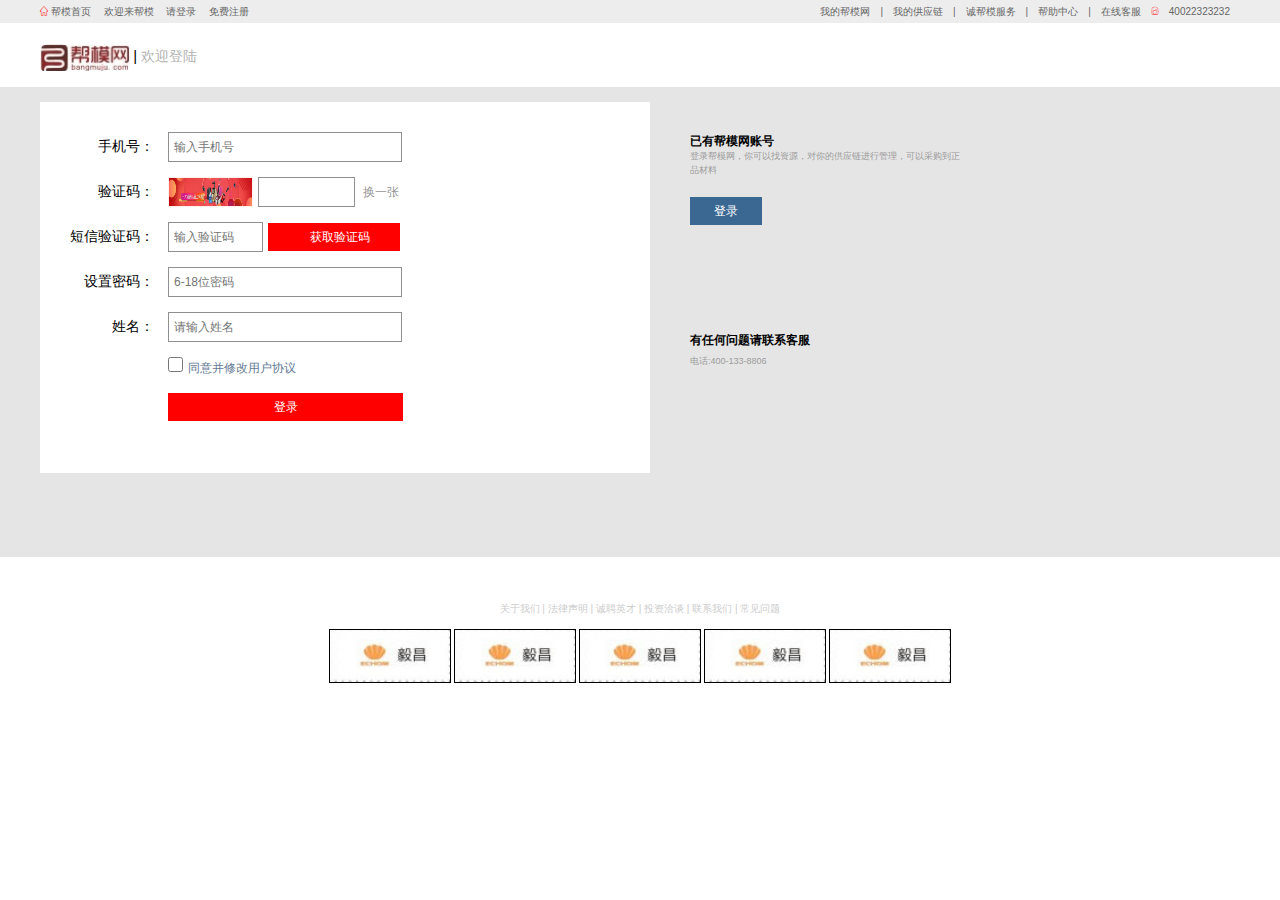
<file: web/bangmowang/register.html>
<!DOCTYPE html>
<html>

	<head>
		<meta charset="UTF-8">
		<title></title>
		<link rel="stylesheet" href="css/style.css" />
		<link rel="stylesheet" href="font/demo.css" />
		<link rel="stylesheet" href="font/iconfont.css" />
		<script src="js/jquery.js" type="text/javascript" charset="utf-8"></script>
		<script type="text/javascript">
			$(function(){
				
				$(".text").focus(function(){
				$(this).siblings(".tips").hide()
				$(".text").blur(function(){
					var text = $(this).val()
					if(text == ''){
						$(this).siblings(".tips").show()
						
					}else{
						$(this).siblings(".tips").hide()
					}
			
				})
				
				})
			})
		</script>
	</head>

	<body>

		<iframe src="widget/header.html" width="100%" height="23px" scrolling="no" style="border: none;"></iframe>

		<div class="login_body">
			<img src="img/logo.jpg" class="register_logo" />
			<span class="register_logo1">|</span>
			<span class="register_logo2">欢迎登陆</span>
		</div>
		<div class="login_banner" style="height: 470px;background: #E5E5E5;width: 100%;">
			<center>
			<div class="login_banner_content">
				<div class="register_input" style="float: left;">
					<div><label class="register_input_lable">&emsp;&emsp;手机号：&emsp;</label><input type="text" class="phone text"   placeholder="输入手机号"  /><span  class="tips">&emsp;手机号不能为空</span></div>
					<div><label class="register_input_lable">&emsp;&emsp;验证码：&emsp;</label><img src="images/ad111.jpg" /><input type="text" style="width: 85px;margin-right: 8px;" /><span style="color: #969696;">换一张</span></div>
					<div><label class="register_input_lable">短信验证码：&emsp;</label><input type="text" class="phonecode" placeholder="输入验证码" style="width: 83px;" /><button type="text" style="width: 132px;border: none;background: #fe0000;color: #FFFFFF;height: 28px;">&emsp;获取验证码</button></div>
					<div><label class="register_input_lable">&emsp;设置密码：&emsp;</label><input type="text"  class="passmm text" placeholder="6-18位密码"   /><span class="tips">&emsp;密码不能为空</span></div>
					<div><label class="register_input_lable">&emsp;&emsp;&emsp;姓名：&emsp;</label><input type="text" class="name text"  placeholder="请输入姓名"   /><span class="tips">&emsp;姓名不能为空</span></div>
					<div><label class="register_input_lable">&emsp;&emsp;&emsp;&emsp;&emsp;&emsp;&emsp;</label><input class="agree" type="checkbox" style="width: 15px;height: 15px;margin-right: 5px;border: none;" /><span style="color: #647994;">同意并修改用户协议</span></div>
					<div><label class="register_input_lable">&emsp;&emsp;&emsp;&emsp;&emsp;&emsp;&emsp;</label><button class="sub ">登录</button></div>

				</div>
				<div class="register_banner_right">
					<b>已有帮模网账号</b>
					<p class="register_banner_right1" >登录帮模网，你可以找资源，对你的供应链进行管理，可以采购到正品材料</p>
					<button class="login_btn">登录</button>
					<p style="margin-top: 100px;line-height: 30px;"><b>有任何问题请联系客服</b></p>
					<p style="width: 270px;color: #9c9c9c;font-size: 9px;">电话:<span>400-133-8806</span></p>
				</div>

			</div>
			</center>
		</div>
		<div class="foot_tips">
			<a href="#"><span class=" gray_ccc gray_666_hover">关于我们</span></a>
			<span class=" gray_ccc">|</span>
			<a href="#"><span class=" gray_ccc gray_666_hover">法律声明</span></a>
			<span class=" gray_ccc">|</span>
			<a href="#"><span class=" gray_ccc gray_666_hover">诚聘英才</span></a>
			<span class=" gray_ccc">|</span>
			<a href="#"><span class=" gray_ccc gray_666_hover">投资洽谈</span></a>
			<span class=" gray_ccc">|</span>
			<a href="#"><span class=" gray_ccc gray_666_hover">联系我们</span></a>
			<span class=" gray_ccc">|</span>
			<a href="#"><span class=" gray_ccc gray_666_hover">常见问题</span></a>
			<div class="foot_tips_tab">
				<a href="#"><img src="img/login_03.jpg" /></a>
				<a href="#"><img src="img/login_03.jpg" /></a>
				<a href="#"><img src="img/login_03.jpg" /></a>
				<a href="#"><img src="img/login_03.jpg" /></a>
				<a href="#"><img src="img/login_03.jpg" /></a>
			</div>
		</div>

	</body>

</html>
</file>
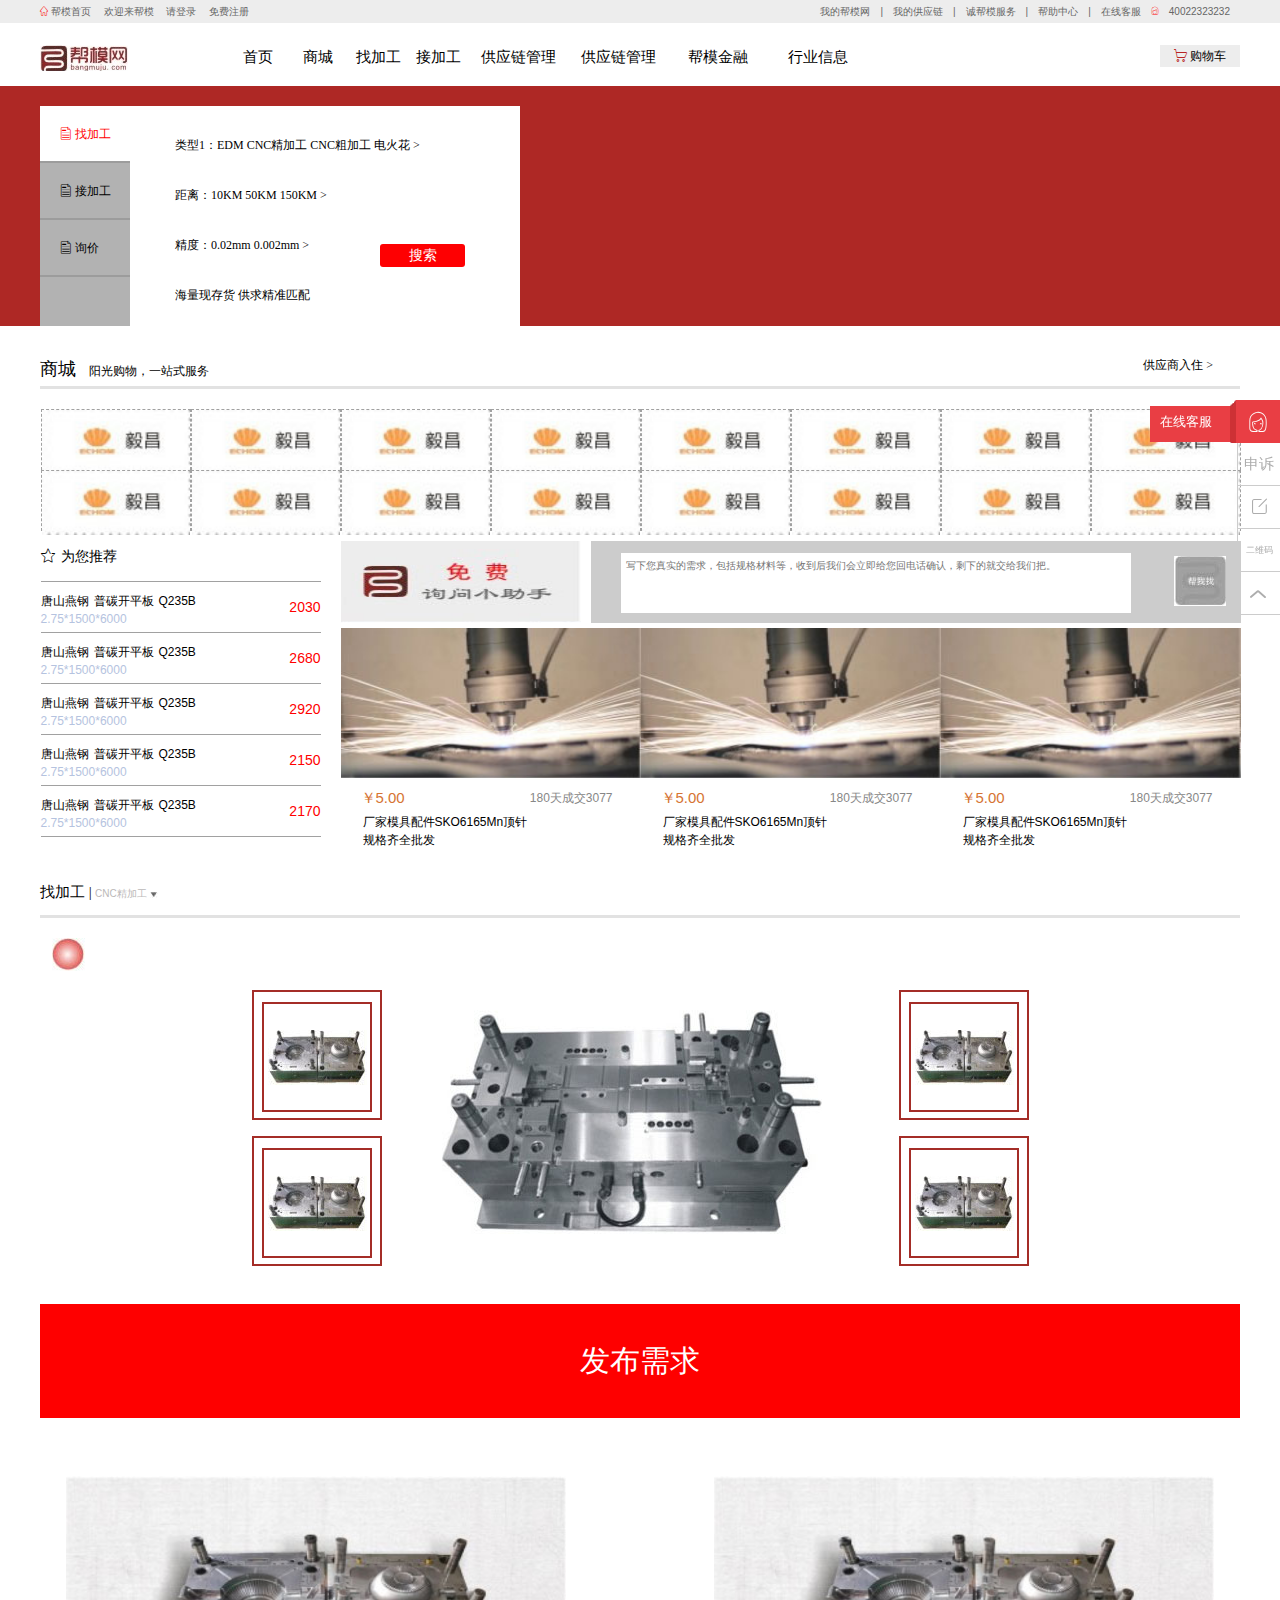
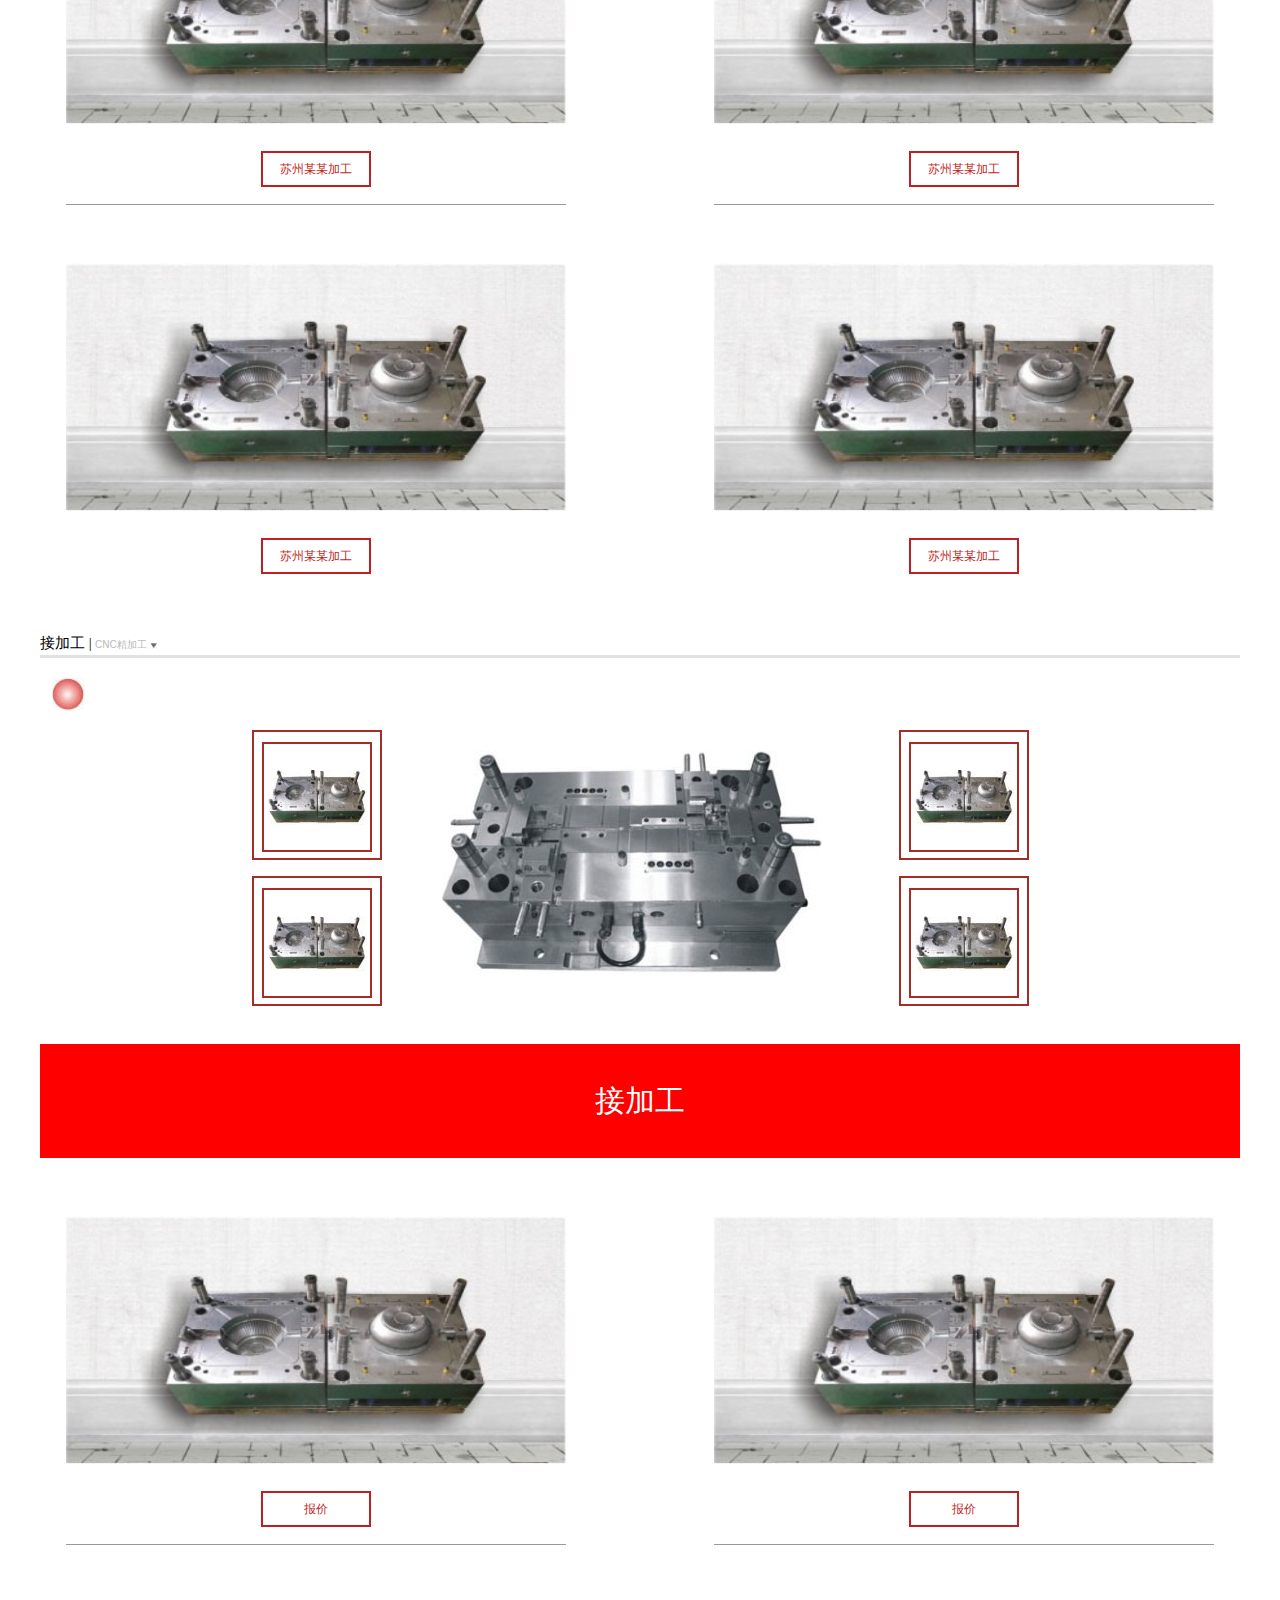
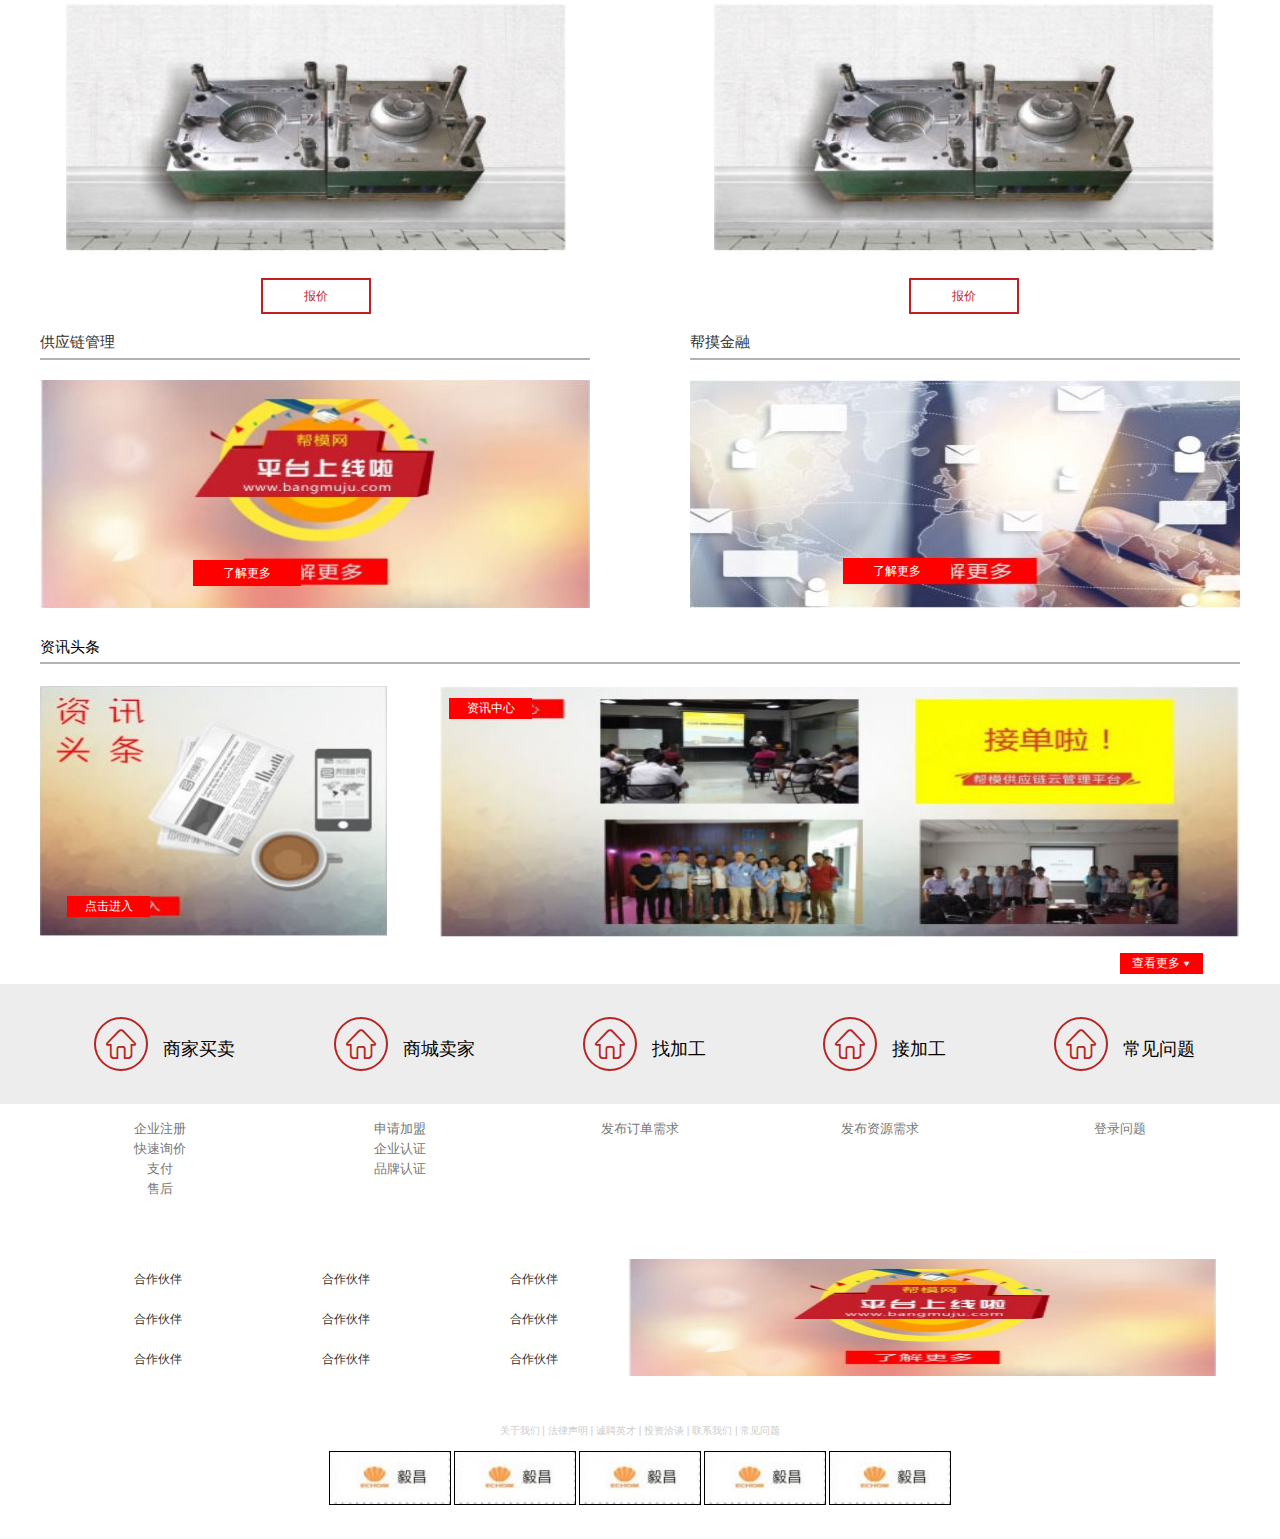
<file: web/bangmowang/shoppingIndex.html>
<!DOCTYPE html>
<html>
	<head>
		<meta charset="utf-8" />
		<title></title>
		<script type="text/javascript" src="js/jquery.min.js" ></script>
		<link rel="stylesheet" href="css/shopIndex.css" />
		<link rel="stylesheet" href="font/demo.css" />
		<link rel="stylesheet" href="font/iconfont.css" />
	
	</head>
	<script>
		$(function(){
			$(".shuff_ri").css("display","block");
			$(".shuff_s").css("background-color","#FFFFFF");
			$(".shuff_s").css("color","red");
			$(".shuff_s").mousemove(function(){
				$(".shuff_ri").css("display","block");
				$(".shuff_rit").css("display","none");
				$(".shuff_ris").css("display","none");
				$(".shuff_s").css("background-color","#FFFFFF");
				$(".shuff_z").css("background-color","#b2b2b2");
				$(".shuff_x").css("background-color","#b2b2b2");
				$(".shuff_s").css("color","red");
				$(".shuff_z").css("color","#000000");
				$(".shuff_x").css("color","#000000");
			});
			$(".shuff_z").mousemove(function(){
				$(".shuff_rit").css("display","block");
				$(".shuff_ri").css("display","none");
				$(".shuff_ris").css("display","none");
				$(".shuff_s").css("background-color","#b2b2b2");
				$(".shuff_z").css("background-color","#FFFFFF");
				$(".shuff_x").css("background-color","#b2b2b2");
				$(".shuff_s").css("color","#000000");
				$(".shuff_z").css("color","red");
				$(".shuff_x").css("color","#000000");
			});
			$(".shuff_x").mousemove(function(){
				$(".shuff_ris").css("display","block");
				$(".shuff_rit").css("display","none");
				$(".shuff_ri").css("display","none");
				$(".shuff_s").css("background-color","#b2b2b2");
				$(".shuff_z").css("background-color","#b2b2b2");
				$(".shuff_x").css("background-color","#FFFFFF");
				$(".shuff_s").css("color","#000000");
				$(".shuff_z").css("color","#000000");
				$(".shuff_x").css("color","red");
			});
		});
	</script>
	<body>
		<iframe src="widget/header.html" width="100%" height="23px" scrolling="no" style="border: none;"></iframe>
		<div class="heard">
			<div class="heard_le">
				<img src="img/logo.jpg" />
			</div>
			<div class="heard_zh">
				<ul>
					<li><a href="#" class="heard_sy"><b>首页</b></a></li>
					<li><a href="#" class="heard_sy"><b>商城</b></a></li>
					<li><a href="#" class="heard_sy"><b>找加工</b></a></li>
					<li><a href="#" class="heard_sy"><b>接加工</b></a></li>
					<li><a href="#" class="heard_st"><b>供应链管理</b></a></li>
					<li><a href="#" class="heard_st"><b>供应链管理</b></a></li>
					<li><a href="#" class="heard_sh"><b>帮模金融</b></a></li>
					<li><a href="#" class="heard_sh"><b>行业信息</b></a></li>
				</ul>
			</div>
			<div class="heard_ri">
				<div class="heard_right">
					 <i class="icon iconfont icon-gouwuche-" style="color: #b82424;font-size: 13px;"></i>
					<a>购物车</a>
				</div>
				
			</div>
		</div><!--导航栏结尾-->
		<div class="shuff">
			<div class="shuff_zh">
				<div class="shuff_ff">
					<div class="shuff_le">
						<div class="shuff_s shuff_t"><!--<img src="img/jiag.jpg" />-->
							<i class="icon iconfont icon-quanbudingdan"></i><a class="nodecoration">&nbsp;找加工</a>
						</div>
						<div class="shuff_z shuff_t">
							<i class="icon iconfont icon-quanbudingdan"></i><a class="nodecoration">&nbsp;接加工</a>
						</div>
						<div class="shuff_x shuff_t">
							<i class="icon iconfont icon-quanbudingdan"></i><a class="nodecoration">&nbsp;询价</a>
						</div>
					</div>
					<div class="shuff_ri">
						<div class="shuff_nr">
							<ul>
								<li><label>类型1：</label><span>EDM&nbsp;</span><span>CNC精加工&nbsp;</span><span>CNC粗加工&nbsp;</span><span>电火花&nbsp;></span></li>
								<li><label>距离：</label><span>10KM&nbsp;</span><span>50KM&nbsp;</span><span>150KM&nbsp;></span></li>
								<li><label>精度：</label><span>0.02mm&nbsp;</span><span>0.002mm&nbsp;></span></li>
								<li><span>海量现存货</span><span>&nbsp;供求精准匹配</span></li>
								<li></li>
							</ul>
							<span class="shuff_kk">搜索</span>
						</div>
					</div>
					<div class="shuff_rit">
						<div class="shuff_nr">
							<ul>
								<li><label>类型2：</label><span>EDM&nbsp;</span><span>CNC精加工&nbsp;</span><span>CNC粗加工&nbsp;</span><span>电火花&nbsp;></span></li>
								<li><label>距离：</label><span>10KM&nbsp;</span><span>50KM&nbsp;</span><span>150KM&nbsp;></span></li>
								<li><label>精度：</label><span>0.02mm&nbsp;</span><span>0.002mm&nbsp;></span></li>
								<li><span>海量现存货</span><span>&nbsp;供求精准匹配</span></li>
								<li></li>
							</ul>
							<span class="shuff_kk">搜索</span>
						</div>
					</div>
					<div class="shuff_ris">
						<div class="shuff_nr">
							<ul>
								<li><label>类型3：</label><span>EDM&nbsp;</span><span>CNC精加工&nbsp;</span><span>CNC粗加工&nbsp;</span><span>电火花&nbsp;></span></li>
								<li><label>距离：</label><span>10KM&nbsp;</span><span>50KM&nbsp;</span><span>150KM&nbsp;></span></li>
								<li><label>精度：</label><span>0.02mm&nbsp;</span><span>0.002mm&nbsp;></span></li>
								<li><span>海量现存货</span><span>&nbsp;供求精准匹配</span></li>
								<li></li>
							</ul>
							<span class="shuff_kk">搜索</span>
						</div>
					</div>
				</div>
			</div>
		</div><!--找加工结束-->
		<div class="mall">
			<div class="mall_le">
				<div class="mall_z">商城</div>
				<div class="mall_y">阳光购物，一站式服务</div>
			</div>
			<div class="mall_ri">
				<span class="nodecoration">供应商入住&nbsp;></span>
			</div>
		</div><!--商城结束-->
		<div class="picture">
			<div class="picture_s">
				<ul>
					<li><a href="#"><img src="img/login_03.jpg"/></a></li>
					<li><a href="#"><img src="img/login_03.jpg"/></a></li>
					<li><a href="#"><img src="img/login_03.jpg"/></a></li>
					<li><a href="#"><img src="img/login_03.jpg"/></a></li>
					<li><a href="#"><img src="img/login_03.jpg"/></a></li>
					<li><a href="#"><img src="img/login_03.jpg"/></a></li>
					<li><a href="#"><img src="img/login_03.jpg"/></a></li>
					<li><a href="#"><img src="img/login_03.jpg"/></a></li>
				</ul>
			</div>
			<div class="picture_s">
				<ul>
					<li><a href="#"><img src="img/login_03.jpg"/></a></li>
					<li><a href="#"><img src="img/login_03.jpg"/></a></li>
					<li><a href="#"><img src="img/login_03.jpg"/></a></li>
					<li><a href="#"><img src="img/login_03.jpg"/></a></li>
					<li><a href="#"><img src="img/login_03.jpg"/></a></li>
					<li><a href="#"><img src="img/login_03.jpg"/></a></li>
					<li><a href="#"><img src="img/login_03.jpg"/></a></li>
					<li><a href="#"><img src="img/login_03.jpg"/></a></li>
				</ul>
			</div>
			<!--<a><img class="zolub" src="img/zolub_03.jpg"/></a>
			<a><img class="yolub" src="img/yolub_03.jpg"/></a>-->
			<div class="search_z">
				<ul>
					<li class="search_no">
						<i class="icon iconfont icon-jingxuan"></i><span>为您推荐</span>
					</li>
					<li class="search_to">
						<div class="search_tole">
							<span>唐山燕钢</span><span>普碳开平板</span><span>Q235B</span>
						    <span style="color: #b5c3e0;">2.75*1500*6000</span>	
						</div>
						<div class="search_tori"><span class="search_tosp">2030</span></div>
					</li>
					<li class="search_to">
						<div class="search_tole">
							<span>唐山燕钢</span><span>普碳开平板</span><span>Q235B</span>
						    <span style="color: #b5c3e0;">2.75*1500*6000</span>	
						</div>
						<div class="search_tori"><span class="search_tosp">2680</span></div>
					</li>
					<li class="search_to">
						<div class="search_tole">
							<span>唐山燕钢</span><span>普碳开平板</span><span>Q235B</span>
						    <span style="color: #b5c3e0;">2.75*1500*6000</span>	
						</div>
						<div class="search_tori"><span class="search_tosp">2920</span></div>
					</li>
					<li class="search_to">
						<div class="search_tole">
							<span>唐山燕钢</span><span>普碳开平板</span><span>Q235B</span>
						    <span style="color: #b5c3e0;">2.75*1500*6000</span>	
						</div>
						<div class="search_tori"><span class="search_tosp">2150</span></div>
					</li>
					<li class="search_to">
						<div class="search_tole">
							<span>唐山燕钢</span><span>普碳开平板</span><span>Q235B</span>
						    <span style="color: #b5c3e0;">2.75*1500*6000</span>	
						</div>
						<div class="search_tori"><span class="search_tosp">2170</span></div>
					</li>
				</ul>
			</div>
			<div class="search_y">
				<div class="search_yto">
					<div class="search_ytoz">
						<img src="img/mianfei_07.jpg" />
					</div>
					<div class="search_ytoy">
						<textarea placeholder="写下您真实的需求，包括规格材料等，收到后我们会立即给您回电话确认，剩下的就交给我们把。"></textarea><button></button>
					</div>
				</div>
				<div class="search_yxx">
					<ul>
						<li>
							<img src="img/peijian_03.jpg" />
							<div class="search_jiage">
								<span class="search_pan">￥5.00</span><span class="search_pant">180天成交3077</span>
							</div>
							<div class="search_xinx">
								<span>厂家模具配件SKO6165Mn顶针<br />规格齐全批发</span>
							</div>
						</li>
						<li>
							<img src="img/peijian_03.jpg" />
							<div class="search_jiage">
								<span class="search_pan">￥5.00</span><span class="search_pant">180天成交3077</span>
							</div>
							<div class="search_xinx">
								<span>厂家模具配件SKO6165Mn顶针<br />规格齐全批发</span>
							</div>
						</li>
						<li>
							<img src="img/peijian_03.jpg" />
							<div class="search_jiage">
								<span class="search_pan">￥5.00</span><span class="search_pant">180天成交3077</span>
							</div>
							<div class="search_xinx">
								<span>厂家模具配件SKO6165Mn顶针<br />规格齐全批发</span>
							</div>
						</li>
					</ul>
				</div>
			</div>
		</div><!--结尾-->
		<div class="search">
			
		</div><!--结尾-->
		<div class="shing">
			<div class="shing_title">
				<div class="shing_z">找加工&nbsp;<span>|</span></div>
				<div class="shing_y"><span>CNC精加工&nbsp;</span><img src="img/jiantou_03.jpg"></div>
			</div>
		</div><!--结束-->
		<div class="demand">
			<img class="imgs" src="img/demand.jpg" />
			<div class="demand_zj">
				<div class="demand_z">
					<div class="biank">
						<div class="biank_t">
							<img src="img/moju_03.jpg" />
						</div>
					</div>
					<div class="bianx biank">
						<div class="biank_t">
							<img src="img/moju_03.jpg" />
						</div>
					</div>
				</div>
				<div class="demand_y">
					<div class="biank">
						<div class="biank_t">
							<img src="img/moju_03.jpg" />
						</div>
					</div>
					<div class="bianx biank">
						<div class="biank_t">
							<img src="img/moju_03.jpg" />
						</div>
					</div>
				</div>
				<div class="demand_zh">
					<img src="img/mojud_03.jpg" />
				</div>
			</div>
		</div>
		<div class="reles">
			<span>发布需求</span>
		</div><!--结尾-->
		<div class="exhibit">
			<div class="exhibit_z">
				<div class="exhibit_tp">
					<img src="img/tupianzs_03.jpg"/>
					<span>苏州某某加工</span>
				</div>
			</div>
			<div class="exhibit_y">
				<div class="exhibit_tp">
					<img src="img/tupianzs_03.jpg"/>
					<span>苏州某某加工</span>
				</div>			
			</div>
			<div class="exhibit_xz">
				<div class="exhibit_tp">
					<img src="img/tupianzs_03.jpg"/>
					<span>苏州某某加工</span>
				</div>
			</div>
			<div class="exhibit_xy">
				<div class="exhibit_tp">
					<img src="img/tupianzs_03.jpg"/>
					<span>苏州某某加工</span>
				</div>			
			</div>
		</div><!--结尾-->
		<div class="shing2">
			<div class="shing_title">
				<p>&nbsp;</p>
				<div class="shing_z">接加工&nbsp;<span>|</span></div>
				<div class="shing_y"><span>CNC精加工&nbsp;</span><img src="img/jiantou_03.jpg"></div>
			</div>
		</div><!--结束-->
		<div class="demand2">
			<img class="imgs" src="img/demand.jpg" />
			<div class="demand_zj">
				<div class="demand_z">
					<div class="biank">
						<div class="biank_t">
							<img src="img/moju_03.jpg" />
						</div>
					</div>
					<div class="bianx biank">
						<div class="biank_t">
							<img src="img/moju_03.jpg" />
						</div>
					</div>
				</div>
				<div class="demand_y">
					<div class="biank">
						<div class="biank_t">
							<img src="img/moju_03.jpg" />
						</div>
					</div>
					<div class="bianx biank">
						<div class="biank_t">
							<img src="img/moju_03.jpg" />
						</div>
					</div>
				</div>
				<div class="demand_zh">
					<img src="img/mojud_03.jpg" />
				</div>
			</div>
		</div>
		<div class="reles">
			<span>接加工</span>
		</div><!--结尾-->
		<div class="exhibit">
			<div class="exhibit_z">
				<div class="exhibit_tp">
					<img src="img/tupianzs_03.jpg"/>
					<span>报价</span>
				</div>
			</div>
			<div class="exhibit_y">
				<div class="exhibit_tp">
					<img src="img/tupianzs_03.jpg"/>
					<span>报价</span>
				</div>			
			</div>
			<div class="exhibit_xz">
				<div class="exhibit_tp">
					<img src="img/tupianzs_03.jpg"/>
					<span>报价</span>
				</div>
			</div>
			<div class="exhibit_xy">
				<div class="exhibit_tp">
					<img src="img/tupianzs_03.jpg"/>
					<span>报价</span>
				</div>			
			</div>
		</div><!--结尾-->
		<div class="ment">
			<div class="ment_z">
				<div class="ment_zs">
					<span>供应链管理</span>
				</div>
				<div class="ment_zx">
					<img src="img/ment_03.jpg"/>
					<button>了解更多</button>
				</div>
			</div>
			<div class="ment_y">
				<div class="ment_ys">
					<span>帮摸金融</span>
				</div>
				<div class="ment_yx">
					<img src="img/mentbt_03.jpg" />
					<button>了解更多</button>
				</div>
			</div>
		</div><!--结尾-->
		<div class="informan">
			<span>资讯头条</span>
		</div>
		<div class="infor">
			<div class="infor_z">
				<img src="img/info_03.jpg" />
				<button>点击进入</button>
			</div>
			<div class="infor_y">
				<button>资讯中心</button>
				<img src="img/zxgul_07.jpg" />
			
			</div>
			<div class="infor_xx">
				<button>查看更多&nbsp;<img src="img/gdjiantou_03.jpg"></button>
			</div>
		</div><!--结尾-->
		<iframe src="widget/footer.html" width="100%" height="550px" scrolling="no" style="border: none;"></iframe>
		<div class="slider">
			<div class="slider_red">
				在线客服<i class="icon iconfont icon-meirong-heicopy" style="float: right;font-size: 20px;margin-right: 12px;"></i>
			</div>
			<div class="slider_chirld">
				<div class="slider_chirld_span">
					申诉	
				</div>
			</div>
			<div class="slider_chirld">
				<div class="slider_chirld_span">
					<i class="icon iconfont icon-bianji"></i>
				</div>
			</div>
			<div class="slider_chirld">
				<div class="slider_chirld_span " style="font-size: 9px;">
					二维码	
				</div>
			</div>
			<div class="slider_chirld">
				<div class="slider_chirld_span ">
					<div class="close">
						<i class="icon iconfont icon-gengduo "></i>
					</div>
					
				</div>
			</div>
			
		</div>
		<style>
			.slider{
				width: 130px;
				height: 200px;
				position: fixed;
				top: 400px;
				right: 0px;
				z-index: 100000;
			}
			.slider_red{
				width: 120px;
				height: 43px;
				line-height: 43px;
				font-size: 13px;
				color: white;
				padding-left: 10px;
				background-image: url(img/sider.png);
			}
			.slider .slider_chirld{
				color: #ADADAD;
				width: 130px;
				height: 43px;
				
			}
			.slider_chirld_span{
				text-align: center;
				border-bottom: 1px solid #CCCCCC;
				border-left: 1px solid #CCCCCC;
				font-size: 15px;
				width: 42px;
				height: 42px;
				float: right;
				line-height: 42px;
			}
			.slider_chirld_span{
					
			}
			.close{
				transform:rotate(-90deg);
				-ms-transform:rotate(-90deg); 	/* IE 9 */
				-moz-transform:rotate(-90deg); 	/* Firefox */
				-webkit-transform:rotate(-90deg); /* Safari 和 Chrome */
				-o-transform:rotate(-90deg); 
			}
			
			
		</style>
	
	</body>
</html>
</file>
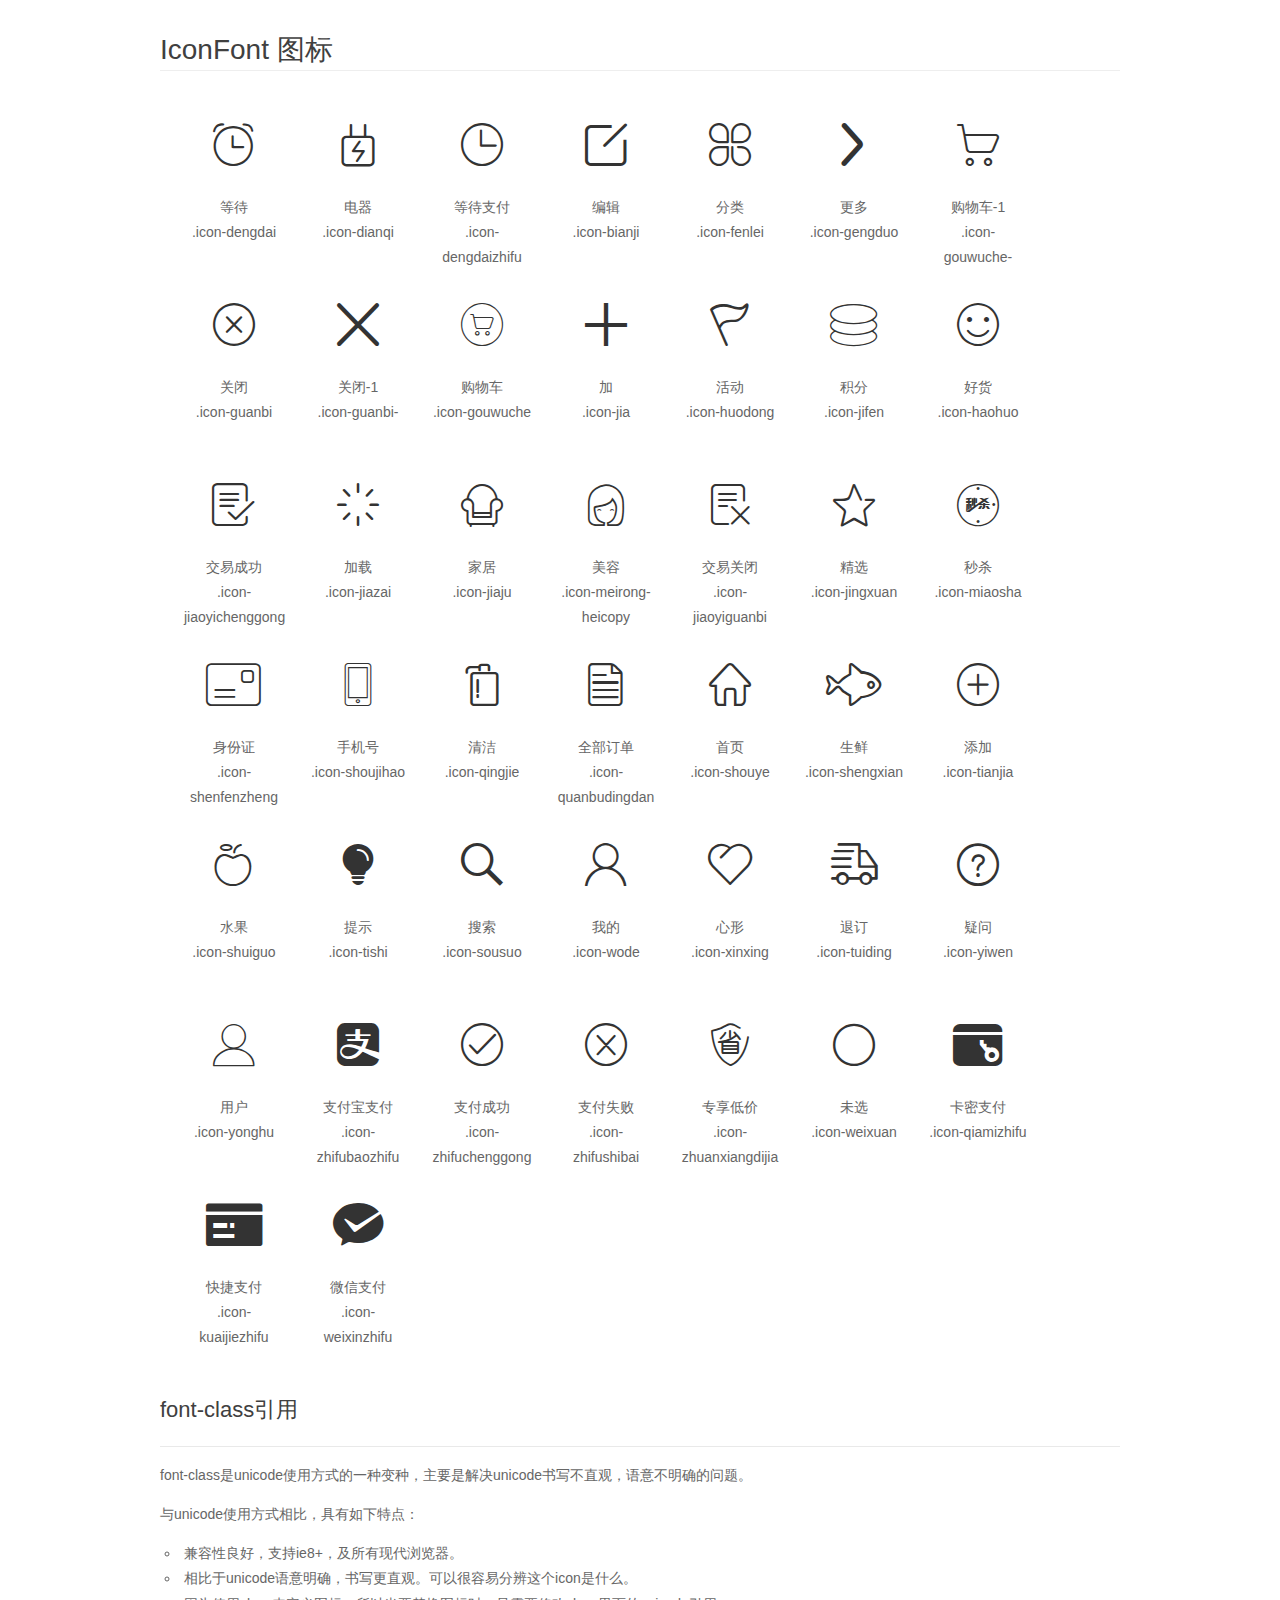
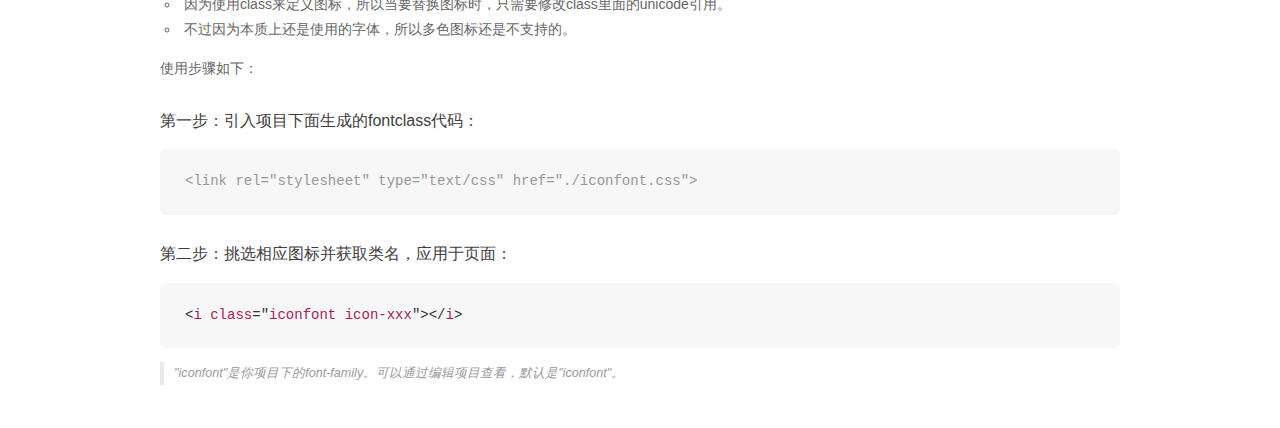
<file: web/bangmowang/font/demo_fontclass.html>
<!DOCTYPE html>
<html>
<head>
    <meta charset="utf-8"/>
    <title>IconFont</title>
    <link rel="stylesheet" href="demo.css">
    <link rel="stylesheet" href="iconfont.css">
</head>
<body>
    <div class="main markdown">
        <h1>IconFont 图标</h1>
        <ul class="icon_lists clear">
            
                <li>
                <i class="icon iconfont icon-dengdai"></i>
                    <div class="name">等待</div>
                    <div class="fontclass">.icon-dengdai</div>
                </li>
            
                <li>
                <i class="icon iconfont icon-dianqi"></i>
                    <div class="name">电器</div>
                    <div class="fontclass">.icon-dianqi</div>
                </li>
            
                <li>
                <i class="icon iconfont icon-dengdaizhifu"></i>
                    <div class="name">等待支付</div>
                    <div class="fontclass">.icon-dengdaizhifu</div>
                </li>
            
                <li>
                <i class="icon iconfont icon-bianji"></i>
                    <div class="name">编辑</div>
                    <div class="fontclass">.icon-bianji</div>
                </li>
            
                <li>
                <i class="icon iconfont icon-fenlei"></i>
                    <div class="name">分类</div>
                    <div class="fontclass">.icon-fenlei</div>
                </li>
            
                <li>
                <i class="icon iconfont icon-gengduo"></i>
                    <div class="name">更多</div>
                    <div class="fontclass">.icon-gengduo</div>
                </li>
            
                <li>
                <i class="icon iconfont icon-gouwuche-"></i>
                    <div class="name">购物车-1</div>
                    <div class="fontclass">.icon-gouwuche-</div>
                </li>
            
                <li>
                <i class="icon iconfont icon-guanbi"></i>
                    <div class="name">关闭</div>
                    <div class="fontclass">.icon-guanbi</div>
                </li>
            
                <li>
                <i class="icon iconfont icon-guanbi-"></i>
                    <div class="name">关闭-1</div>
                    <div class="fontclass">.icon-guanbi-</div>
                </li>
            
                <li>
                <i class="icon iconfont icon-gouwuche"></i>
                    <div class="name">购物车</div>
                    <div class="fontclass">.icon-gouwuche</div>
                </li>
            
                <li>
                <i class="icon iconfont icon-jia"></i>
                    <div class="name">加</div>
                    <div class="fontclass">.icon-jia</div>
                </li>
            
                <li>
                <i class="icon iconfont icon-huodong"></i>
                    <div class="name">活动</div>
                    <div class="fontclass">.icon-huodong</div>
                </li>
            
                <li>
                <i class="icon iconfont icon-jifen"></i>
                    <div class="name">积分</div>
                    <div class="fontclass">.icon-jifen</div>
                </li>
            
                <li>
                <i class="icon iconfont icon-haohuo"></i>
                    <div class="name">好货</div>
                    <div class="fontclass">.icon-haohuo</div>
                </li>
            
                <li>
                <i class="icon iconfont icon-jiaoyichenggong"></i>
                    <div class="name">交易成功</div>
                    <div class="fontclass">.icon-jiaoyichenggong</div>
                </li>
            
                <li>
                <i class="icon iconfont icon-jiazai"></i>
                    <div class="name">加载</div>
                    <div class="fontclass">.icon-jiazai</div>
                </li>
            
                <li>
                <i class="icon iconfont icon-jiaju"></i>
                    <div class="name">家居</div>
                    <div class="fontclass">.icon-jiaju</div>
                </li>
            
                <li>
                <i class="icon iconfont icon-meirong-heicopy"></i>
                    <div class="name">美容</div>
                    <div class="fontclass">.icon-meirong-heicopy</div>
                </li>
            
                <li>
                <i class="icon iconfont icon-jiaoyiguanbi"></i>
                    <div class="name">交易关闭</div>
                    <div class="fontclass">.icon-jiaoyiguanbi</div>
                </li>
            
                <li>
                <i class="icon iconfont icon-jingxuan"></i>
                    <div class="name">精选</div>
                    <div class="fontclass">.icon-jingxuan</div>
                </li>
            
                <li>
                <i class="icon iconfont icon-miaosha"></i>
                    <div class="name">秒杀</div>
                    <div class="fontclass">.icon-miaosha</div>
                </li>
            
                <li>
                <i class="icon iconfont icon-shenfenzheng"></i>
                    <div class="name">身份证</div>
                    <div class="fontclass">.icon-shenfenzheng</div>
                </li>
            
                <li>
                <i class="icon iconfont icon-shoujihao"></i>
                    <div class="name">手机号</div>
                    <div class="fontclass">.icon-shoujihao</div>
                </li>
            
                <li>
                <i class="icon iconfont icon-qingjie"></i>
                    <div class="name">清洁</div>
                    <div class="fontclass">.icon-qingjie</div>
                </li>
            
                <li>
                <i class="icon iconfont icon-quanbudingdan"></i>
                    <div class="name">全部订单</div>
                    <div class="fontclass">.icon-quanbudingdan</div>
                </li>
            
                <li>
                <i class="icon iconfont icon-shouye"></i>
                    <div class="name">首页</div>
                    <div class="fontclass">.icon-shouye</div>
                </li>
            
                <li>
                <i class="icon iconfont icon-shengxian"></i>
                    <div class="name">生鲜</div>
                    <div class="fontclass">.icon-shengxian</div>
                </li>
            
                <li>
                <i class="icon iconfont icon-tianjia"></i>
                    <div class="name">添加</div>
                    <div class="fontclass">.icon-tianjia</div>
                </li>
            
                <li>
                <i class="icon iconfont icon-shuiguo"></i>
                    <div class="name">水果</div>
                    <div class="fontclass">.icon-shuiguo</div>
                </li>
            
                <li>
                <i class="icon iconfont icon-tishi"></i>
                    <div class="name">提示</div>
                    <div class="fontclass">.icon-tishi</div>
                </li>
            
                <li>
                <i class="icon iconfont icon-sousuo"></i>
                    <div class="name">搜索</div>
                    <div class="fontclass">.icon-sousuo</div>
                </li>
            
                <li>
                <i class="icon iconfont icon-wode"></i>
                    <div class="name">我的</div>
                    <div class="fontclass">.icon-wode</div>
                </li>
            
                <li>
                <i class="icon iconfont icon-xinxing"></i>
                    <div class="name">心形</div>
                    <div class="fontclass">.icon-xinxing</div>
                </li>
            
                <li>
                <i class="icon iconfont icon-tuiding"></i>
                    <div class="name">退订</div>
                    <div class="fontclass">.icon-tuiding</div>
                </li>
            
                <li>
                <i class="icon iconfont icon-yiwen"></i>
                    <div class="name">疑问</div>
                    <div class="fontclass">.icon-yiwen</div>
                </li>
            
                <li>
                <i class="icon iconfont icon-yonghu"></i>
                    <div class="name">用户</div>
                    <div class="fontclass">.icon-yonghu</div>
                </li>
            
                <li>
                <i class="icon iconfont icon-zhifubaozhifu"></i>
                    <div class="name">支付宝支付</div>
                    <div class="fontclass">.icon-zhifubaozhifu</div>
                </li>
            
                <li>
                <i class="icon iconfont icon-zhifuchenggong"></i>
                    <div class="name">支付成功</div>
                    <div class="fontclass">.icon-zhifuchenggong</div>
                </li>
            
                <li>
                <i class="icon iconfont icon-zhifushibai"></i>
                    <div class="name">支付失败</div>
                    <div class="fontclass">.icon-zhifushibai</div>
                </li>
            
                <li>
                <i class="icon iconfont icon-zhuanxiangdijia"></i>
                    <div class="name">专享低价</div>
                    <div class="fontclass">.icon-zhuanxiangdijia</div>
                </li>
            
                <li>
                <i class="icon iconfont icon-weixuan"></i>
                    <div class="name">未选</div>
                    <div class="fontclass">.icon-weixuan</div>
                </li>
            
                <li>
                <i class="icon iconfont icon-qiamizhifu"></i>
                    <div class="name">卡密支付</div>
                    <div class="fontclass">.icon-qiamizhifu</div>
                </li>
            
                <li>
                <i class="icon iconfont icon-kuaijiezhifu"></i>
                    <div class="name">快捷支付</div>
                    <div class="fontclass">.icon-kuaijiezhifu</div>
                </li>
            
                <li>
                <i class="icon iconfont icon-weixinzhifu"></i>
                    <div class="name">微信支付</div>
                    <div class="fontclass">.icon-weixinzhifu</div>
                </li>
            
        </ul>

        <h2 id="font-class-">font-class引用</h2>
        <hr>

        <p>font-class是unicode使用方式的一种变种，主要是解决unicode书写不直观，语意不明确的问题。</p>
        <p>与unicode使用方式相比，具有如下特点：</p>
        <ul>
        <li>兼容性良好，支持ie8+，及所有现代浏览器。</li>
        <li>相比于unicode语意明确，书写更直观。可以很容易分辨这个icon是什么。</li>
        <li>因为使用class来定义图标，所以当要替换图标时，只需要修改class里面的unicode引用。</li>
        <li>不过因为本质上还是使用的字体，所以多色图标还是不支持的。</li>
        </ul>
        <p>使用步骤如下：</p>
        <h3 id="-fontclass-">第一步：引入项目下面生成的fontclass代码：</h3>


        <pre><code class="lang-js hljs javascript"><span class="hljs-comment">&lt;link rel="stylesheet" type="text/css" href="./iconfont.css"&gt;</span></code></pre>
        <h3 id="-">第二步：挑选相应图标并获取类名，应用于页面：</h3>
        <pre><code class="lang-css hljs">&lt;<span class="hljs-selector-tag">i</span> <span class="hljs-selector-tag">class</span>="<span class="hljs-selector-tag">iconfont</span> <span class="hljs-selector-tag">icon-xxx</span>"&gt;&lt;/<span class="hljs-selector-tag">i</span>&gt;</code></pre>
        <blockquote>
        <p>"iconfont"是你项目下的font-family。可以通过编辑项目查看，默认是"iconfont"。</p>
        </blockquote>
    </div>
</body>
</html>
</file>
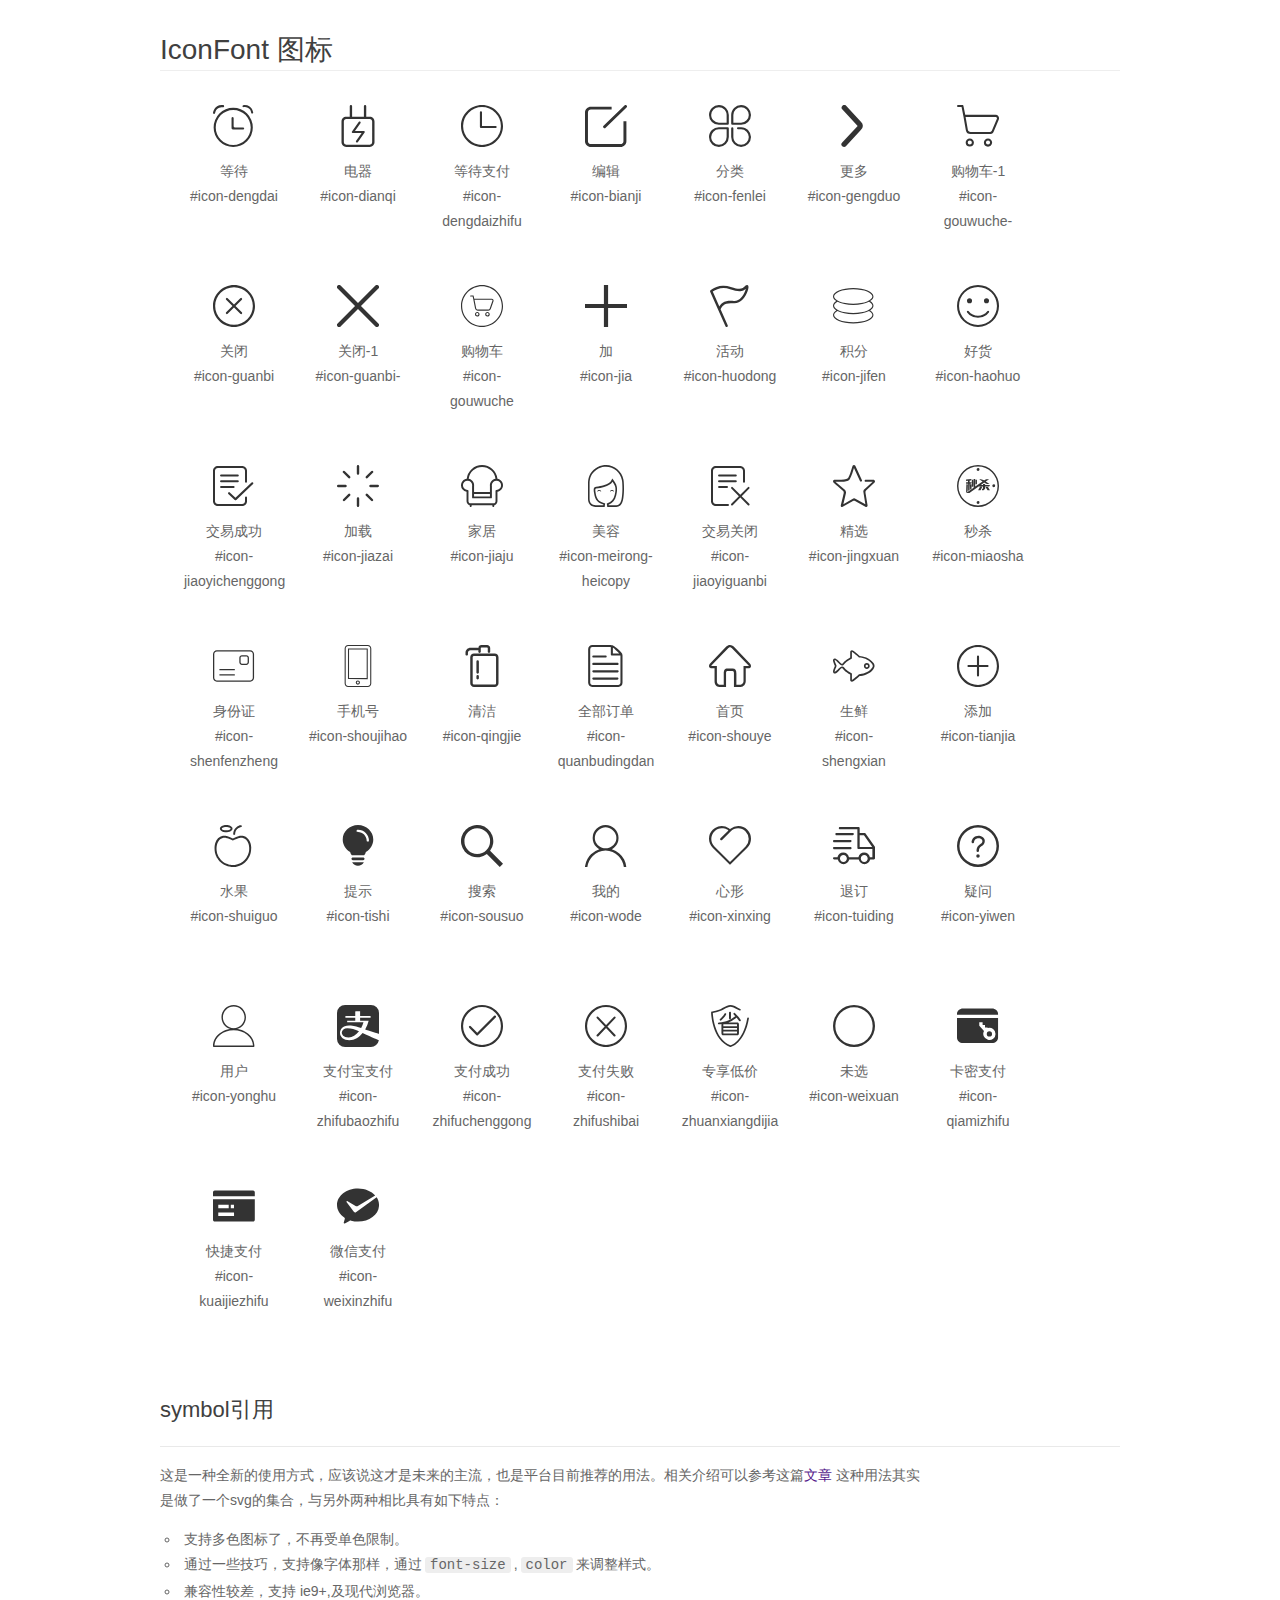
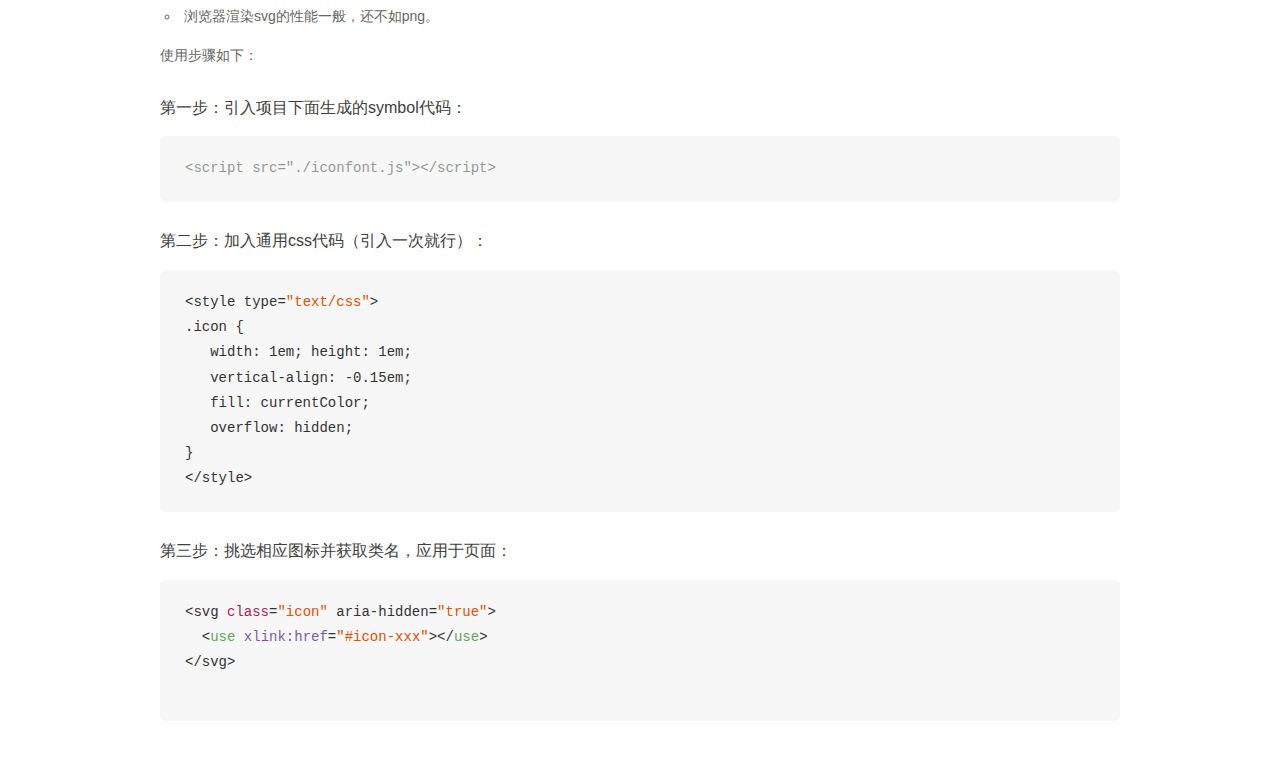
<file: web/bangmowang/font/demo_symbol.html>
<!DOCTYPE html>
<html>
<head>
    <meta charset="utf-8"/>
    <title>IconFont</title>
    <link rel="stylesheet" href="demo.css">
    <script src="iconfont.js"></script>

    <style type="text/css">
        .icon {
          /* 通过设置 font-size 来改变图标大小 */
          width: 1em; height: 1em;
          /* 图标和文字相邻时，垂直对齐 */
          vertical-align: -0.15em;
          /* 通过设置 color 来改变 SVG 的颜色/fill */
          fill: currentColor;
          /* path 和 stroke 溢出 viewBox 部分在 IE 下会显示
             normalize.css 中也包含这行 */
          overflow: hidden;
        }

    </style>
</head>
<body>
    <div class="main markdown">
        <h1>IconFont 图标</h1>
        <ul class="icon_lists clear">
            
                <li>
                    <svg class="icon" aria-hidden="true">
                        <use xlink:href="#icon-dengdai"></use>
                    </svg>
                    <div class="name">等待</div>
                    <div class="fontclass">#icon-dengdai</div>
                </li>
            
                <li>
                    <svg class="icon" aria-hidden="true">
                        <use xlink:href="#icon-dianqi"></use>
                    </svg>
                    <div class="name">电器</div>
                    <div class="fontclass">#icon-dianqi</div>
                </li>
            
                <li>
                    <svg class="icon" aria-hidden="true">
                        <use xlink:href="#icon-dengdaizhifu"></use>
                    </svg>
                    <div class="name">等待支付</div>
                    <div class="fontclass">#icon-dengdaizhifu</div>
                </li>
            
                <li>
                    <svg class="icon" aria-hidden="true">
                        <use xlink:href="#icon-bianji"></use>
                    </svg>
                    <div class="name">编辑</div>
                    <div class="fontclass">#icon-bianji</div>
                </li>
            
                <li>
                    <svg class="icon" aria-hidden="true">
                        <use xlink:href="#icon-fenlei"></use>
                    </svg>
                    <div class="name">分类</div>
                    <div class="fontclass">#icon-fenlei</div>
                </li>
            
                <li>
                    <svg class="icon" aria-hidden="true">
                        <use xlink:href="#icon-gengduo"></use>
                    </svg>
                    <div class="name">更多</div>
                    <div class="fontclass">#icon-gengduo</div>
                </li>
            
                <li>
                    <svg class="icon" aria-hidden="true">
                        <use xlink:href="#icon-gouwuche-"></use>
                    </svg>
                    <div class="name">购物车-1</div>
                    <div class="fontclass">#icon-gouwuche-</div>
                </li>
            
                <li>
                    <svg class="icon" aria-hidden="true">
                        <use xlink:href="#icon-guanbi"></use>
                    </svg>
                    <div class="name">关闭</div>
                    <div class="fontclass">#icon-guanbi</div>
                </li>
            
                <li>
                    <svg class="icon" aria-hidden="true">
                        <use xlink:href="#icon-guanbi-"></use>
                    </svg>
                    <div class="name">关闭-1</div>
                    <div class="fontclass">#icon-guanbi-</div>
                </li>
            
                <li>
                    <svg class="icon" aria-hidden="true">
                        <use xlink:href="#icon-gouwuche"></use>
                    </svg>
                    <div class="name">购物车</div>
                    <div class="fontclass">#icon-gouwuche</div>
                </li>
            
                <li>
                    <svg class="icon" aria-hidden="true">
                        <use xlink:href="#icon-jia"></use>
                    </svg>
                    <div class="name">加</div>
                    <div class="fontclass">#icon-jia</div>
                </li>
            
                <li>
                    <svg class="icon" aria-hidden="true">
                        <use xlink:href="#icon-huodong"></use>
                    </svg>
                    <div class="name">活动</div>
                    <div class="fontclass">#icon-huodong</div>
                </li>
            
                <li>
                    <svg class="icon" aria-hidden="true">
                        <use xlink:href="#icon-jifen"></use>
                    </svg>
                    <div class="name">积分</div>
                    <div class="fontclass">#icon-jifen</div>
                </li>
            
                <li>
                    <svg class="icon" aria-hidden="true">
                        <use xlink:href="#icon-haohuo"></use>
                    </svg>
                    <div class="name">好货</div>
                    <div class="fontclass">#icon-haohuo</div>
                </li>
            
                <li>
                    <svg class="icon" aria-hidden="true">
                        <use xlink:href="#icon-jiaoyichenggong"></use>
                    </svg>
                    <div class="name">交易成功</div>
                    <div class="fontclass">#icon-jiaoyichenggong</div>
                </li>
            
                <li>
                    <svg class="icon" aria-hidden="true">
                        <use xlink:href="#icon-jiazai"></use>
                    </svg>
                    <div class="name">加载</div>
                    <div class="fontclass">#icon-jiazai</div>
                </li>
            
                <li>
                    <svg class="icon" aria-hidden="true">
                        <use xlink:href="#icon-jiaju"></use>
                    </svg>
                    <div class="name">家居</div>
                    <div class="fontclass">#icon-jiaju</div>
                </li>
            
                <li>
                    <svg class="icon" aria-hidden="true">
                        <use xlink:href="#icon-meirong-heicopy"></use>
                    </svg>
                    <div class="name">美容</div>
                    <div class="fontclass">#icon-meirong-heicopy</div>
                </li>
            
                <li>
                    <svg class="icon" aria-hidden="true">
                        <use xlink:href="#icon-jiaoyiguanbi"></use>
                    </svg>
                    <div class="name">交易关闭</div>
                    <div class="fontclass">#icon-jiaoyiguanbi</div>
                </li>
            
                <li>
                    <svg class="icon" aria-hidden="true">
                        <use xlink:href="#icon-jingxuan"></use>
                    </svg>
                    <div class="name">精选</div>
                    <div class="fontclass">#icon-jingxuan</div>
                </li>
            
                <li>
                    <svg class="icon" aria-hidden="true">
                        <use xlink:href="#icon-miaosha"></use>
                    </svg>
                    <div class="name">秒杀</div>
                    <div class="fontclass">#icon-miaosha</div>
                </li>
            
                <li>
                    <svg class="icon" aria-hidden="true">
                        <use xlink:href="#icon-shenfenzheng"></use>
                    </svg>
                    <div class="name">身份证</div>
                    <div class="fontclass">#icon-shenfenzheng</div>
                </li>
            
                <li>
                    <svg class="icon" aria-hidden="true">
                        <use xlink:href="#icon-shoujihao"></use>
                    </svg>
                    <div class="name">手机号</div>
                    <div class="fontclass">#icon-shoujihao</div>
                </li>
            
                <li>
                    <svg class="icon" aria-hidden="true">
                        <use xlink:href="#icon-qingjie"></use>
                    </svg>
                    <div class="name">清洁</div>
                    <div class="fontclass">#icon-qingjie</div>
                </li>
            
                <li>
                    <svg class="icon" aria-hidden="true">
                        <use xlink:href="#icon-quanbudingdan"></use>
                    </svg>
                    <div class="name">全部订单</div>
                    <div class="fontclass">#icon-quanbudingdan</div>
                </li>
            
                <li>
                    <svg class="icon" aria-hidden="true">
                        <use xlink:href="#icon-shouye"></use>
                    </svg>
                    <div class="name">首页</div>
                    <div class="fontclass">#icon-shouye</div>
                </li>
            
                <li>
                    <svg class="icon" aria-hidden="true">
                        <use xlink:href="#icon-shengxian"></use>
                    </svg>
                    <div class="name">生鲜</div>
                    <div class="fontclass">#icon-shengxian</div>
                </li>
            
                <li>
                    <svg class="icon" aria-hidden="true">
                        <use xlink:href="#icon-tianjia"></use>
                    </svg>
                    <div class="name">添加</div>
                    <div class="fontclass">#icon-tianjia</div>
                </li>
            
                <li>
                    <svg class="icon" aria-hidden="true">
                        <use xlink:href="#icon-shuiguo"></use>
                    </svg>
                    <div class="name">水果</div>
                    <div class="fontclass">#icon-shuiguo</div>
                </li>
            
                <li>
                    <svg class="icon" aria-hidden="true">
                        <use xlink:href="#icon-tishi"></use>
                    </svg>
                    <div class="name">提示</div>
                    <div class="fontclass">#icon-tishi</div>
                </li>
            
                <li>
                    <svg class="icon" aria-hidden="true">
                        <use xlink:href="#icon-sousuo"></use>
                    </svg>
                    <div class="name">搜索</div>
                    <div class="fontclass">#icon-sousuo</div>
                </li>
            
                <li>
                    <svg class="icon" aria-hidden="true">
                        <use xlink:href="#icon-wode"></use>
                    </svg>
                    <div class="name">我的</div>
                    <div class="fontclass">#icon-wode</div>
                </li>
            
                <li>
                    <svg class="icon" aria-hidden="true">
                        <use xlink:href="#icon-xinxing"></use>
                    </svg>
                    <div class="name">心形</div>
                    <div class="fontclass">#icon-xinxing</div>
                </li>
            
                <li>
                    <svg class="icon" aria-hidden="true">
                        <use xlink:href="#icon-tuiding"></use>
                    </svg>
                    <div class="name">退订</div>
                    <div class="fontclass">#icon-tuiding</div>
                </li>
            
                <li>
                    <svg class="icon" aria-hidden="true">
                        <use xlink:href="#icon-yiwen"></use>
                    </svg>
                    <div class="name">疑问</div>
                    <div class="fontclass">#icon-yiwen</div>
                </li>
            
                <li>
                    <svg class="icon" aria-hidden="true">
                        <use xlink:href="#icon-yonghu"></use>
                    </svg>
                    <div class="name">用户</div>
                    <div class="fontclass">#icon-yonghu</div>
                </li>
            
                <li>
                    <svg class="icon" aria-hidden="true">
                        <use xlink:href="#icon-zhifubaozhifu"></use>
                    </svg>
                    <div class="name">支付宝支付</div>
                    <div class="fontclass">#icon-zhifubaozhifu</div>
                </li>
            
                <li>
                    <svg class="icon" aria-hidden="true">
                        <use xlink:href="#icon-zhifuchenggong"></use>
                    </svg>
                    <div class="name">支付成功</div>
                    <div class="fontclass">#icon-zhifuchenggong</div>
                </li>
            
                <li>
                    <svg class="icon" aria-hidden="true">
                        <use xlink:href="#icon-zhifushibai"></use>
                    </svg>
                    <div class="name">支付失败</div>
                    <div class="fontclass">#icon-zhifushibai</div>
                </li>
            
                <li>
                    <svg class="icon" aria-hidden="true">
                        <use xlink:href="#icon-zhuanxiangdijia"></use>
                    </svg>
                    <div class="name">专享低价</div>
                    <div class="fontclass">#icon-zhuanxiangdijia</div>
                </li>
            
                <li>
                    <svg class="icon" aria-hidden="true">
                        <use xlink:href="#icon-weixuan"></use>
                    </svg>
                    <div class="name">未选</div>
                    <div class="fontclass">#icon-weixuan</div>
                </li>
            
                <li>
                    <svg class="icon" aria-hidden="true">
                        <use xlink:href="#icon-qiamizhifu"></use>
                    </svg>
                    <div class="name">卡密支付</div>
                    <div class="fontclass">#icon-qiamizhifu</div>
                </li>
            
                <li>
                    <svg class="icon" aria-hidden="true">
                        <use xlink:href="#icon-kuaijiezhifu"></use>
                    </svg>
                    <div class="name">快捷支付</div>
                    <div class="fontclass">#icon-kuaijiezhifu</div>
                </li>
            
                <li>
                    <svg class="icon" aria-hidden="true">
                        <use xlink:href="#icon-weixinzhifu"></use>
                    </svg>
                    <div class="name">微信支付</div>
                    <div class="fontclass">#icon-weixinzhifu</div>
                </li>
            
        </ul>


        <h2 id="symbol-">symbol引用</h2>
        <hr>

        <p>这是一种全新的使用方式，应该说这才是未来的主流，也是平台目前推荐的用法。相关介绍可以参考这篇<a href="">文章</a>
        这种用法其实是做了一个svg的集合，与另外两种相比具有如下特点：</p>
        <ul>
          <li>支持多色图标了，不再受单色限制。</li>
          <li>通过一些技巧，支持像字体那样，通过<code>font-size</code>,<code>color</code>来调整样式。</li>
          <li>兼容性较差，支持 ie9+,及现代浏览器。</li>
          <li>浏览器渲染svg的性能一般，还不如png。</li>
        </ul>
        <p>使用步骤如下：</p>
        <h3 id="-symbol-">第一步：引入项目下面生成的symbol代码：</h3>
        <pre><code class="lang-js hljs javascript"><span class="hljs-comment">&lt;script src="./iconfont.js"&gt;&lt;/script&gt;</span></code></pre>
        <h3 id="-css-">第二步：加入通用css代码（引入一次就行）：</h3>
        <pre><code class="lang-js hljs javascript">&lt;style type=<span class="hljs-string">"text/css"</span>&gt;
.icon {
   width: <span class="hljs-number">1</span>em; height: <span class="hljs-number">1</span>em;
   vertical-align: <span class="hljs-number">-0.15</span>em;
   fill: currentColor;
   overflow: hidden;
}
&lt;<span class="hljs-regexp">/style&gt;</span></code></pre>
        <h3 id="-">第三步：挑选相应图标并获取类名，应用于页面：</h3>
        <pre><code class="lang-js hljs javascript">&lt;svg <span class="hljs-class"><span class="hljs-keyword">class</span></span>=<span class="hljs-string">"icon"</span> aria-hidden=<span class="hljs-string">"true"</span>&gt;<span class="xml"><span class="hljs-tag">
  &lt;<span class="hljs-name">use</span> <span class="hljs-attr">xlink:href</span>=<span class="hljs-string">"#icon-xxx"</span>&gt;</span><span class="hljs-tag">&lt;/<span class="hljs-name">use</span>&gt;</span>
</span>&lt;<span class="hljs-regexp">/svg&gt;
        </span></code></pre>
    </div>
</body>
</html>
</file>
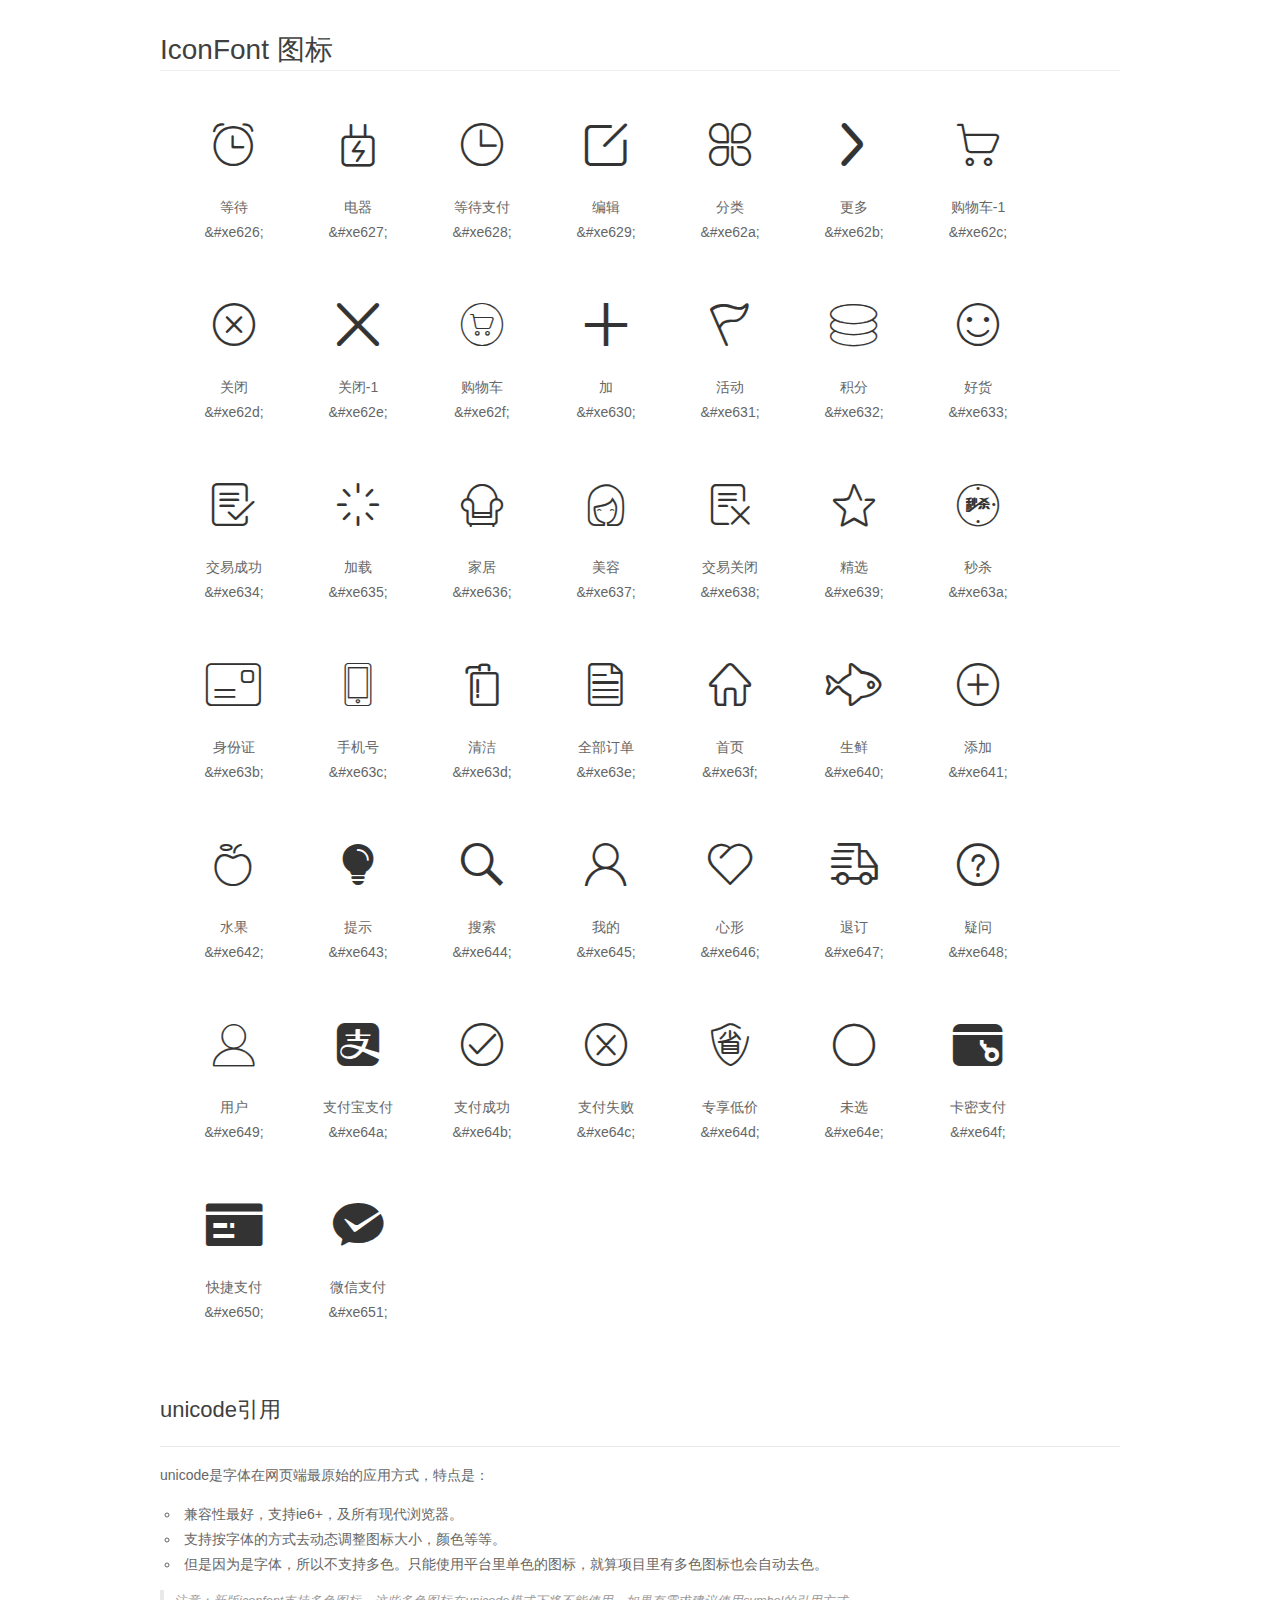
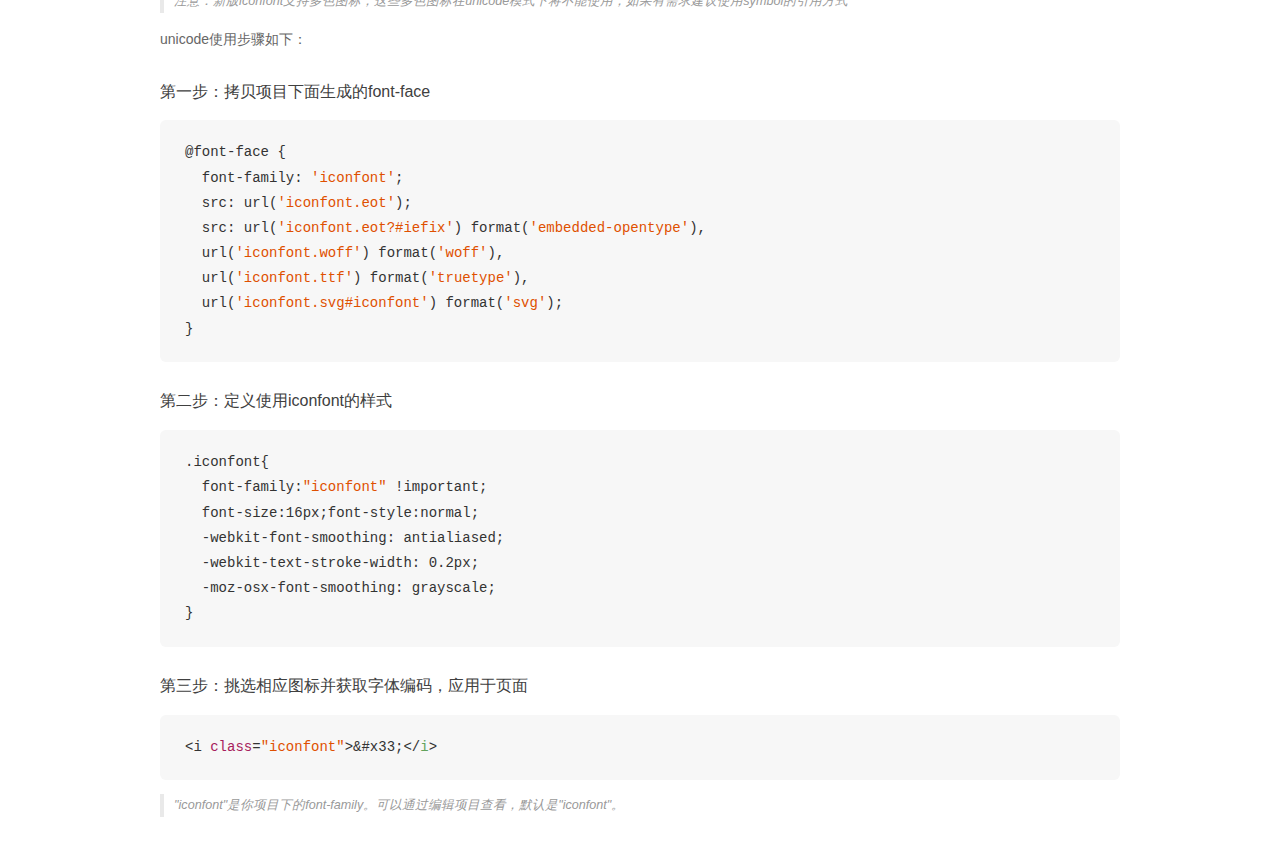
<file: web/bangmowang/font/demo_unicode.html>
<!DOCTYPE html>
<html>
<head>
    <meta charset="utf-8"/>
    <title>IconFont</title>
    <link rel="stylesheet" href="demo.css">

    <style type="text/css">

        @font-face {font-family: "iconfont";
          src: url('iconfont.eot'); /* IE9*/
          src: url('iconfont.eot#iefix') format('embedded-opentype'), /* IE6-IE8 */
          url('iconfont.woff') format('woff'), /* chrome, firefox */
          url('iconfont.ttf') format('truetype'), /* chrome, firefox, opera, Safari, Android, iOS 4.2+*/
          url('iconfont.svg#iconfont') format('svg'); /* iOS 4.1- */
        }

        .iconfont {
          font-family:"iconfont" !important;
          font-size:16px;
          font-style:normal;
          -webkit-font-smoothing: antialiased;
          -webkit-text-stroke-width: 0.2px;
          -moz-osx-font-smoothing: grayscale;
        }

    </style>
</head>
<body>
    <div class="main markdown">
        <h1>IconFont 图标</h1>
        <ul class="icon_lists clear">
            
                <li>
                <i class="icon iconfont">&#xe626;</i>
                    <div class="name">等待</div>
                    <div class="code">&amp;#xe626;</div>
                </li>
            
                <li>
                <i class="icon iconfont">&#xe627;</i>
                    <div class="name">电器</div>
                    <div class="code">&amp;#xe627;</div>
                </li>
            
                <li>
                <i class="icon iconfont">&#xe628;</i>
                    <div class="name">等待支付</div>
                    <div class="code">&amp;#xe628;</div>
                </li>
            
                <li>
                <i class="icon iconfont">&#xe629;</i>
                    <div class="name">编辑</div>
                    <div class="code">&amp;#xe629;</div>
                </li>
            
                <li>
                <i class="icon iconfont">&#xe62a;</i>
                    <div class="name">分类</div>
                    <div class="code">&amp;#xe62a;</div>
                </li>
            
                <li>
                <i class="icon iconfont">&#xe62b;</i>
                    <div class="name">更多</div>
                    <div class="code">&amp;#xe62b;</div>
                </li>
            
                <li>
                <i class="icon iconfont">&#xe62c;</i>
                    <div class="name">购物车-1</div>
                    <div class="code">&amp;#xe62c;</div>
                </li>
            
                <li>
                <i class="icon iconfont">&#xe62d;</i>
                    <div class="name">关闭</div>
                    <div class="code">&amp;#xe62d;</div>
                </li>
            
                <li>
                <i class="icon iconfont">&#xe62e;</i>
                    <div class="name">关闭-1</div>
                    <div class="code">&amp;#xe62e;</div>
                </li>
            
                <li>
                <i class="icon iconfont">&#xe62f;</i>
                    <div class="name">购物车</div>
                    <div class="code">&amp;#xe62f;</div>
                </li>
            
                <li>
                <i class="icon iconfont">&#xe630;</i>
                    <div class="name">加</div>
                    <div class="code">&amp;#xe630;</div>
                </li>
            
                <li>
                <i class="icon iconfont">&#xe631;</i>
                    <div class="name">活动</div>
                    <div class="code">&amp;#xe631;</div>
                </li>
            
                <li>
                <i class="icon iconfont">&#xe632;</i>
                    <div class="name">积分</div>
                    <div class="code">&amp;#xe632;</div>
                </li>
            
                <li>
                <i class="icon iconfont">&#xe633;</i>
                    <div class="name">好货</div>
                    <div class="code">&amp;#xe633;</div>
                </li>
            
                <li>
                <i class="icon iconfont">&#xe634;</i>
                    <div class="name">交易成功</div>
                    <div class="code">&amp;#xe634;</div>
                </li>
            
                <li>
                <i class="icon iconfont">&#xe635;</i>
                    <div class="name">加载</div>
                    <div class="code">&amp;#xe635;</div>
                </li>
            
                <li>
                <i class="icon iconfont">&#xe636;</i>
                    <div class="name">家居</div>
                    <div class="code">&amp;#xe636;</div>
                </li>
            
                <li>
                <i class="icon iconfont">&#xe637;</i>
                    <div class="name">美容</div>
                    <div class="code">&amp;#xe637;</div>
                </li>
            
                <li>
                <i class="icon iconfont">&#xe638;</i>
                    <div class="name">交易关闭</div>
                    <div class="code">&amp;#xe638;</div>
                </li>
            
                <li>
                <i class="icon iconfont">&#xe639;</i>
                    <div class="name">精选</div>
                    <div class="code">&amp;#xe639;</div>
                </li>
            
                <li>
                <i class="icon iconfont">&#xe63a;</i>
                    <div class="name">秒杀</div>
                    <div class="code">&amp;#xe63a;</div>
                </li>
            
                <li>
                <i class="icon iconfont">&#xe63b;</i>
                    <div class="name">身份证</div>
                    <div class="code">&amp;#xe63b;</div>
                </li>
            
                <li>
                <i class="icon iconfont">&#xe63c;</i>
                    <div class="name">手机号</div>
                    <div class="code">&amp;#xe63c;</div>
                </li>
            
                <li>
                <i class="icon iconfont">&#xe63d;</i>
                    <div class="name">清洁</div>
                    <div class="code">&amp;#xe63d;</div>
                </li>
            
                <li>
                <i class="icon iconfont">&#xe63e;</i>
                    <div class="name">全部订单</div>
                    <div class="code">&amp;#xe63e;</div>
                </li>
            
                <li>
                <i class="icon iconfont">&#xe63f;</i>
                    <div class="name">首页</div>
                    <div class="code">&amp;#xe63f;</div>
                </li>
            
                <li>
                <i class="icon iconfont">&#xe640;</i>
                    <div class="name">生鲜</div>
                    <div class="code">&amp;#xe640;</div>
                </li>
            
                <li>
                <i class="icon iconfont">&#xe641;</i>
                    <div class="name">添加</div>
                    <div class="code">&amp;#xe641;</div>
                </li>
            
                <li>
                <i class="icon iconfont">&#xe642;</i>
                    <div class="name">水果</div>
                    <div class="code">&amp;#xe642;</div>
                </li>
            
                <li>
                <i class="icon iconfont">&#xe643;</i>
                    <div class="name">提示</div>
                    <div class="code">&amp;#xe643;</div>
                </li>
            
                <li>
                <i class="icon iconfont">&#xe644;</i>
                    <div class="name">搜索</div>
                    <div class="code">&amp;#xe644;</div>
                </li>
            
                <li>
                <i class="icon iconfont">&#xe645;</i>
                    <div class="name">我的</div>
                    <div class="code">&amp;#xe645;</div>
                </li>
            
                <li>
                <i class="icon iconfont">&#xe646;</i>
                    <div class="name">心形</div>
                    <div class="code">&amp;#xe646;</div>
                </li>
            
                <li>
                <i class="icon iconfont">&#xe647;</i>
                    <div class="name">退订</div>
                    <div class="code">&amp;#xe647;</div>
                </li>
            
                <li>
                <i class="icon iconfont">&#xe648;</i>
                    <div class="name">疑问</div>
                    <div class="code">&amp;#xe648;</div>
                </li>
            
                <li>
                <i class="icon iconfont">&#xe649;</i>
                    <div class="name">用户</div>
                    <div class="code">&amp;#xe649;</div>
                </li>
            
                <li>
                <i class="icon iconfont">&#xe64a;</i>
                    <div class="name">支付宝支付</div>
                    <div class="code">&amp;#xe64a;</div>
                </li>
            
                <li>
                <i class="icon iconfont">&#xe64b;</i>
                    <div class="name">支付成功</div>
                    <div class="code">&amp;#xe64b;</div>
                </li>
            
                <li>
                <i class="icon iconfont">&#xe64c;</i>
                    <div class="name">支付失败</div>
                    <div class="code">&amp;#xe64c;</div>
                </li>
            
                <li>
                <i class="icon iconfont">&#xe64d;</i>
                    <div class="name">专享低价</div>
                    <div class="code">&amp;#xe64d;</div>
                </li>
            
                <li>
                <i class="icon iconfont">&#xe64e;</i>
                    <div class="name">未选</div>
                    <div class="code">&amp;#xe64e;</div>
                </li>
            
                <li>
                <i class="icon iconfont">&#xe64f;</i>
                    <div class="name">卡密支付</div>
                    <div class="code">&amp;#xe64f;</div>
                </li>
            
                <li>
                <i class="icon iconfont">&#xe650;</i>
                    <div class="name">快捷支付</div>
                    <div class="code">&amp;#xe650;</div>
                </li>
            
                <li>
                <i class="icon iconfont">&#xe651;</i>
                    <div class="name">微信支付</div>
                    <div class="code">&amp;#xe651;</div>
                </li>
            
        </ul>
        <h2 id="unicode-">unicode引用</h2>
        <hr>

        <p>unicode是字体在网页端最原始的应用方式，特点是：</p>
        <ul>
        <li>兼容性最好，支持ie6+，及所有现代浏览器。</li>
        <li>支持按字体的方式去动态调整图标大小，颜色等等。</li>
        <li>但是因为是字体，所以不支持多色。只能使用平台里单色的图标，就算项目里有多色图标也会自动去色。</li>
        </ul>
        <blockquote>
        <p>注意：新版iconfont支持多色图标，这些多色图标在unicode模式下将不能使用，如果有需求建议使用symbol的引用方式</p>
        </blockquote>
        <p>unicode使用步骤如下：</p>
        <h3 id="-font-face">第一步：拷贝项目下面生成的font-face</h3>
        <pre><code class="lang-js hljs javascript">@font-face {
  font-family: <span class="hljs-string">'iconfont'</span>;
  src: url(<span class="hljs-string">'iconfont.eot'</span>);
  src: url(<span class="hljs-string">'iconfont.eot?#iefix'</span>) format(<span class="hljs-string">'embedded-opentype'</span>),
  url(<span class="hljs-string">'iconfont.woff'</span>) format(<span class="hljs-string">'woff'</span>),
  url(<span class="hljs-string">'iconfont.ttf'</span>) format(<span class="hljs-string">'truetype'</span>),
  url(<span class="hljs-string">'iconfont.svg#iconfont'</span>) format(<span class="hljs-string">'svg'</span>);
}
</code></pre>
        <h3 id="-iconfont-">第二步：定义使用iconfont的样式</h3>
        <pre><code class="lang-js hljs javascript">.iconfont{
  font-family:<span class="hljs-string">"iconfont"</span> !important;
  font-size:<span class="hljs-number">16</span>px;font-style:normal;
  -webkit-font-smoothing: antialiased;
  -webkit-text-stroke-width: <span class="hljs-number">0.2</span>px;
  -moz-osx-font-smoothing: grayscale;
}
</code></pre>
        <h3 id="-">第三步：挑选相应图标并获取字体编码，应用于页面</h3>
        <pre><code class="lang-js hljs javascript">&lt;i <span class="hljs-class"><span class="hljs-keyword">class</span></span>=<span class="hljs-string">"iconfont"</span>&gt;&amp;#x33;<span class="xml"><span class="hljs-tag">&lt;/<span class="hljs-name">i</span>&gt;</span></span></code></pre>

        <blockquote>
        <p>"iconfont"是你项目下的font-family。可以通过编辑项目查看，默认是"iconfont"。</p>
        </blockquote>
    </div>


</body>
</html>
</file>
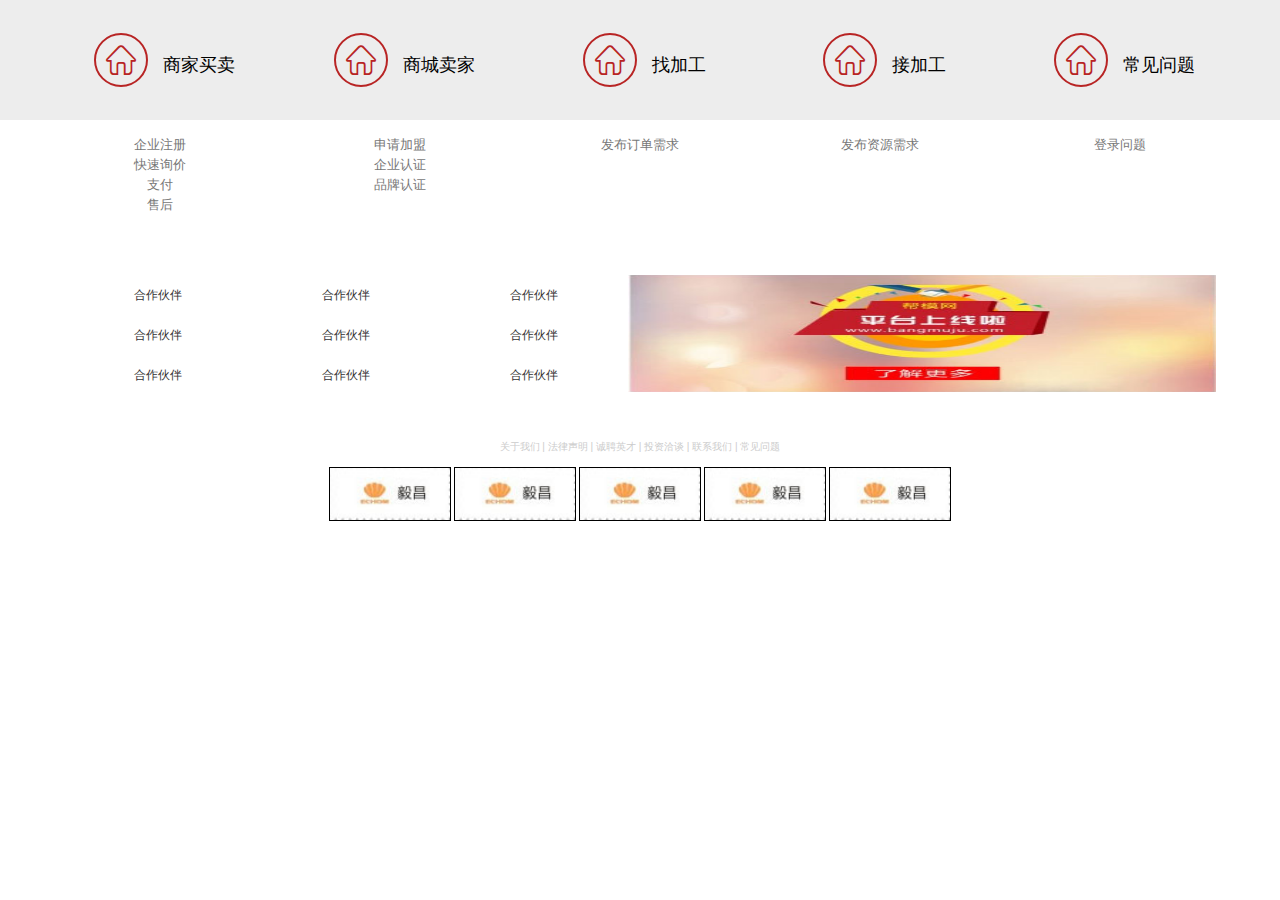
<file: web/bangmowang/widget/footer.html>
<!DOCTYPE html>
<html>
	<head>
		<meta charset="UTF-8">
		<title>footer</title>
		<script type="text/javascript" src="../js/jquery.min.js" ></script>
		<link rel="stylesheet" href="../css/style.css" />
		<link rel="stylesheet" href="../font/demo.css" />
		<link rel="stylesheet" href="../font/iconfont.css" />
	</head>
	<body>
		<div class="foot">
			<div class="foot_banner">
				<div class="foot_banner_content">
					<div class="foot_banner_content_item">
						<i class="icon iconfont icon-shouye itemColor " style="font-size: 30px;"></i>
						商家买卖
					</div>
					<div class="foot_banner_content_item">
						<i class="icon iconfont icon-shouye itemColor" style="font-size: 30px;"></i>
						商城卖家
					</div>
					<div class="foot_banner_content_item">
						<i class="icon iconfont icon-shouye itemColor" style="font-size: 30px;"></i>
						找加工
					</div>
					<div class="foot_banner_content_item">
						<i class="icon iconfont icon-shouye itemColor" style="font-size: 30px;"></i>
						接加工
					</div>
					<div class="foot_banner_content_item">
						<i class="icon iconfont icon-shouye itemColor" style="font-size: 30px;"></i>
						常见问题
					</div>
				</div>
			</div>
			<div class="foot_tag">
				<div class="lc_foot_item">
					<a href=""><p>企业注册</p></a>
					<a href=""><p>快速询价</p></a>
					<a href=""><p>支付</p></a>
					<a href=""><p>售后</p></a>
				</div>
				<div class="lc_foot_item">
					<a href=""><p>申请加盟</p></a>
					<a href=""><p>企业认证</p></a>
					<a href=""><p>品牌认证</p></a>
				</div>
				<div class="lc_foot_item">
					<a href=""><p>发布订单需求</p></a>
				</div>
				<div class="lc_foot_item">
					<a href=""><p>发布资源需求</p></a>
				</div>
				<div class="lc_foot_item">
					<a href=""><p>登录问题</p></a>
				</div>
			</div>
			<div class="foot_friend">
				<div class="foot_friend_left">
					<div class="foot_friend_left_item" style="width: 16%;">
					<a href=""><p>合作伙伴</p></a>
					<a href=""><p>合作伙伴</p></a>
					<a href=""><p>合作伙伴</p></a>
				</div>
				<div class="foot_friend_left_item" style="width: 16%;">
					<a href=""><p>合作伙伴</p></a>
					<a href=""><p>合作伙伴</p></a>
					<a href=""><p>合作伙伴</p></a>
				</div>
				<div class="foot_friend_left_item" style="width: 16%;">
					<a href=""><p>合作伙伴</p></a>
					<a href=""><p>合作伙伴</p></a>
					<a href=""><p>合作伙伴</p></a>
				</div>
				<div class="foot_friend_left_item" style="width: 50%;height: 117px;">
					<img width="100%" height="117px" src="../img/ment_03.jpg" />
				</div>	
				</div>
				
			</div>
		
			<div class="foot_tips">
				<span class=" gray_ccc gray_666_hover">关于我们</span>
				<span class=" gray_ccc">|</span>
				<span class=" gray_ccc gray_666_hover">法律声明</span>
				<span class=" gray_ccc">|</span>
				<span class=" gray_ccc gray_666_hover">诚聘英才</span>
				<span class=" gray_ccc">|</span>
				<span class=" gray_ccc gray_666_hover">投资洽谈</span>
				<span class=" gray_ccc">|</span>
				<span class=" gray_ccc gray_666_hover">联系我们</span>
				<span class=" gray_ccc">|</span>
				<span class=" gray_ccc gray_666_hover">常见问题</span>
				<div class="foot_tips_tab">
					<img src="../img/login_03.jpg" />
					<img src="../img/login_03.jpg" />
					<img src="../img/login_03.jpg" />
					<img src="../img/login_03.jpg" />
					<img src="../img/login_03.jpg" />
				</div>
			</div>
		</div>
		
		
		
	</body>
</html>
</file>
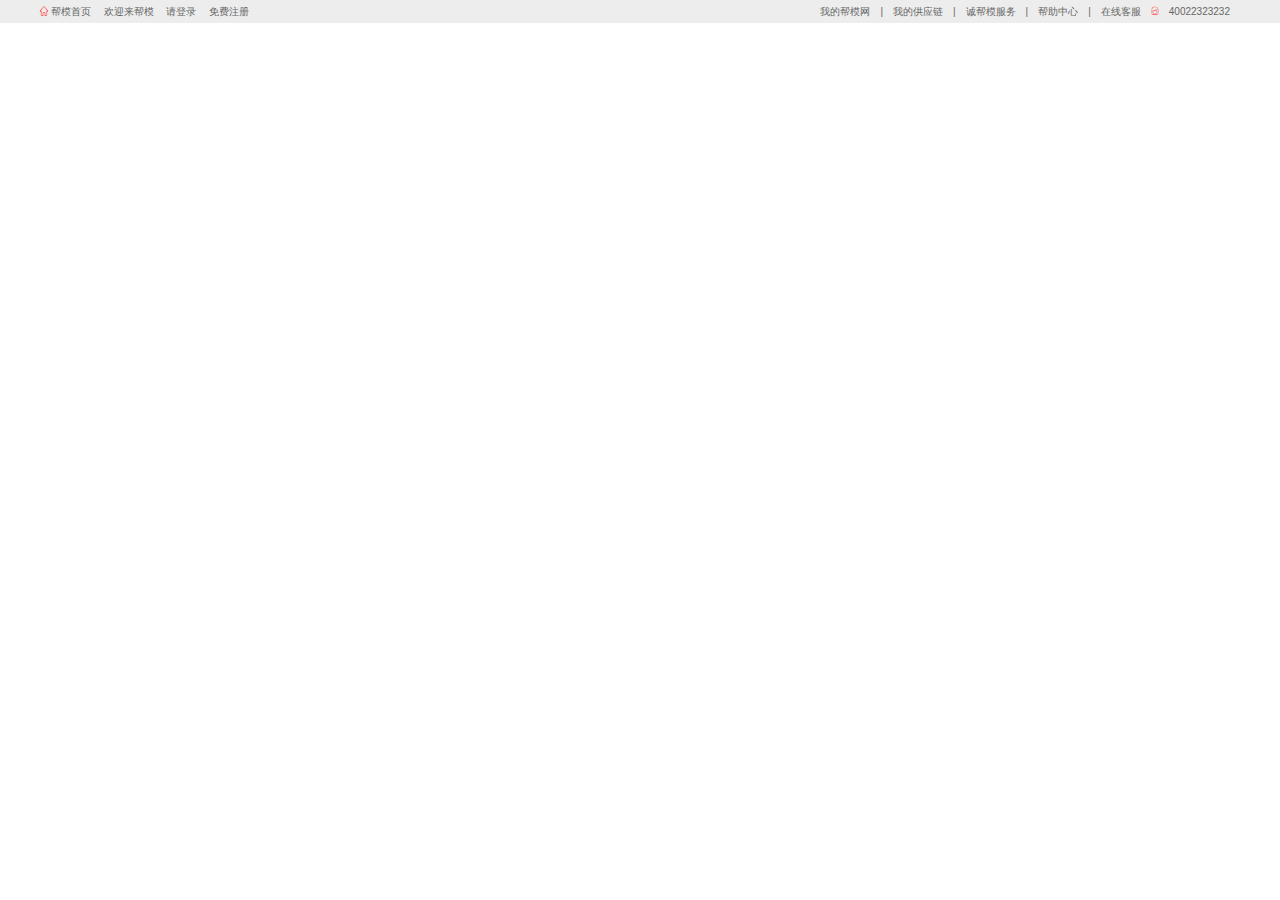
<file: web/bangmowang/widget/header.html>
<!DOCTYPE html>
<html>

	<head>
		<meta charset="UTF-8">
		<title></title>
		<script type="text/javascript" src="../js/jquery.min.js"></script>
		<link rel="stylesheet" href="../css/style.css" />
		<link rel="stylesheet" href="../font/demo.css" />
		<link rel="stylesheet" href="../font/iconfont.css" />
	</head>

	<body>
		<div class="head">
			<div class="lc_head">

				<i class="icon iconfont icon-shouye mainColor font8"></i>
				<a href="#"><span class="lc_head_span gray_666 gray_666_hover">帮模首页</span></a>
				
				<a href="#"><span class="lc_head_span gray_666 gray_666_hover">欢迎来帮模</span></a>
				<a href="#"><span class="lc_head_span gray_666 gray_666_hover">请登录</span></a>
				<a href="#"><span class="lc_head_span gray_666 gray_666_hover">免费注册</span></a>
				
				<a href="#"><span class="lc_head_span_right gray_666 gray_666_hover">40022323232</span></a>
				<i class="lc_head_span_right icon iconfont icon-meirong-heicopy font8 mainColor"></i>
				
				<a href="#"><span class="lc_head_span_right gray_666 gray_666_hover">在线客服</span></a>
				<a href="#"><span class="lc_head_span_right gray_666">|</span></a>

				<a href="#"><span class="lc_head_span_right gray_666 gray_666_hover">帮助中心</span></a>
				<a href="#"><span class="lc_head_span_right gray_666">|</span></a>

				<a href="#"><span class="lc_head_span_right gray_666 gray_666_hover">诚帮模服务</span></a>
				<a href="#"><span class="lc_head_span_right gray_666">|</span></a>

				<a href="#"><span class="lc_head_span_right gray_666 gray_666_hover">我的供应链</span></a>
				<a href="#"><span class="lc_head_span_right gray_666">|</span></a>
				
				<a href="#"><span class="lc_head_span_right gray_666 gray_666_hover">我的帮模网</span></a>
				

			</div>
		</div>

	</body>

</html>
</file>
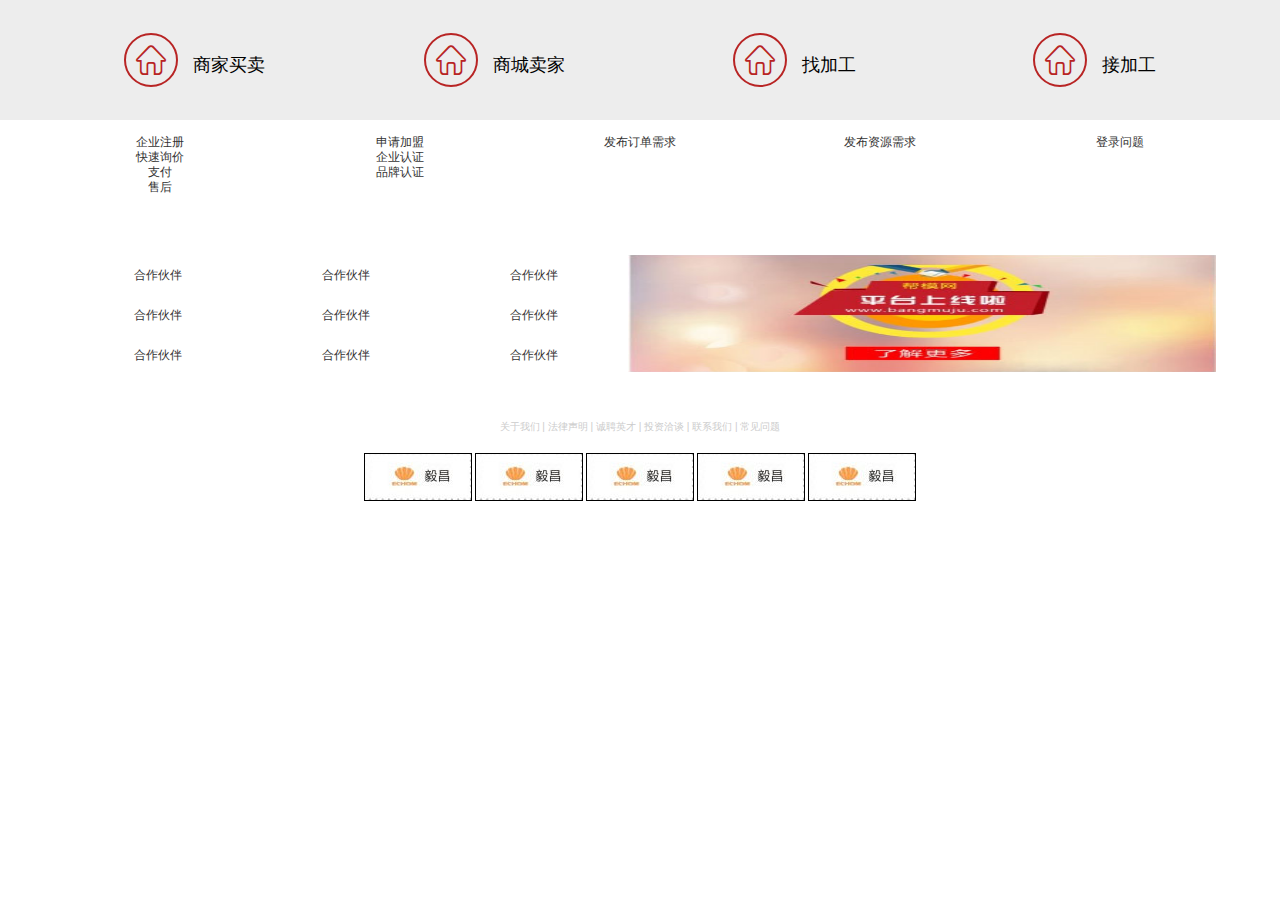
<file: web/bangmowang/widget/index_footer.html>
<!DOCTYPE html>
<html>
	<head>
		<meta charset="UTF-8">
		<title>footer</title>
		<script type="text/javascript" src="../js/jquery.min.js" ></script>
		<link rel="stylesheet" href="../css/style1.css" />
		<link rel="stylesheet" href="../font/demo.css" />
		<link rel="stylesheet" href="../font/iconfont.css" />
	</head>
	<body>
		<div class="foot">
			<div class="foot_banner">
				<div class="foot_banner_content">
					<div class="foot_banner_content_item">
						<i class="icon iconfont icon-shouye itemColor " style="font-size: 30px;"></i>
						商家买卖
					</div>
					<div class="foot_banner_content_item">
						<i class="icon iconfont icon-shouye itemColor" style="font-size: 30px;"></i>
						商城卖家
					</div>
					<div class="foot_banner_content_item">
						<i class="icon iconfont icon-shouye itemColor" style="font-size: 30px;"></i>
						找加工
					</div>
					<div class="foot_banner_content_item">
						<i class="icon iconfont icon-shouye itemColor" style="font-size: 30px;"></i>
						接加工
					</div>
				</div>
			</div>
			<div class="foot_tag">
				<div class="lc_foot_item">
					<a href=""><p>企业注册</p></a>
					<a href=""><p>快速询价</p></a>
					<a href=""><p>支付</p></a>
					<a href=""><p>售后</p></a>
				</div>
				<div class="lc_foot_item">
					<a href=""><p>申请加盟</p></a>
					<a href=""><p>企业认证</p></a>
					<a href=""><p>品牌认证</p></a>
				</div>
				<div class="lc_foot_item">
					<a href=""><p>发布订单需求</p></a>
				</div>
				<div class="lc_foot_item">
					<a href=""><p>发布资源需求</p></a>
				</div>
				<div class="lc_foot_item">
					<a href=""><p>登录问题</p></a>
				</div>
			</div>
			<div class="foot_friend">
				<div class="foot_friend_left">
					<div class="foot_friend_left_item" style="width: 16%;">
					<a href=""><p>合作伙伴</p></a>
					<a href=""><p>合作伙伴</p></a>
					<a href=""><p>合作伙伴</p></a>
				</div>
				<div class="foot_friend_left_item" style="width: 16%;">
					<a href=""><p>合作伙伴</p></a>
					<a href=""><p>合作伙伴</p></a>
					<a href=""><p>合作伙伴</p></a>
				</div>
				<div class="foot_friend_left_item" style="width: 16%;">
					<a href=""><p>合作伙伴</p></a>
					<a href=""><p>合作伙伴</p></a>
					<a href=""><p>合作伙伴</p></a>
				</div>
				<div class="foot_friend_left_item" style="width: 50%;height: 117px;">
					<img width="100%" height="117px" src="../img/ment_03.jpg" />
				</div>	
				</div>
				
			</div>
		
			<div class="foot_tips">
				<span class=" gray_ccc gray_666_hover">关于我们</span>
				<span class=" gray_ccc">|</span>
				<span class=" gray_ccc gray_666_hover">法律声明</span>
				<span class=" gray_ccc">|</span>
				<span class=" gray_ccc gray_666_hover">诚聘英才</span>
				<span class=" gray_ccc">|</span>
				<span class=" gray_ccc gray_666_hover">投资洽谈</span>
				<span class=" gray_ccc">|</span>
				<span class=" gray_ccc gray_666_hover">联系我们</span>
				<span class=" gray_ccc">|</span>
				<span class=" gray_ccc gray_666_hover">常见问题</span>
				<div class="foot_tips_tab">
					<img src="../img/login_03.jpg" />
					<img src="../img/login_03.jpg" />
					<img src="../img/login_03.jpg" />
					<img src="../img/login_03.jpg" />
					<img src="../img/login_03.jpg" />
				</div>
			</div>
		</div>
		
		
		
	</body>
</html>
</file>
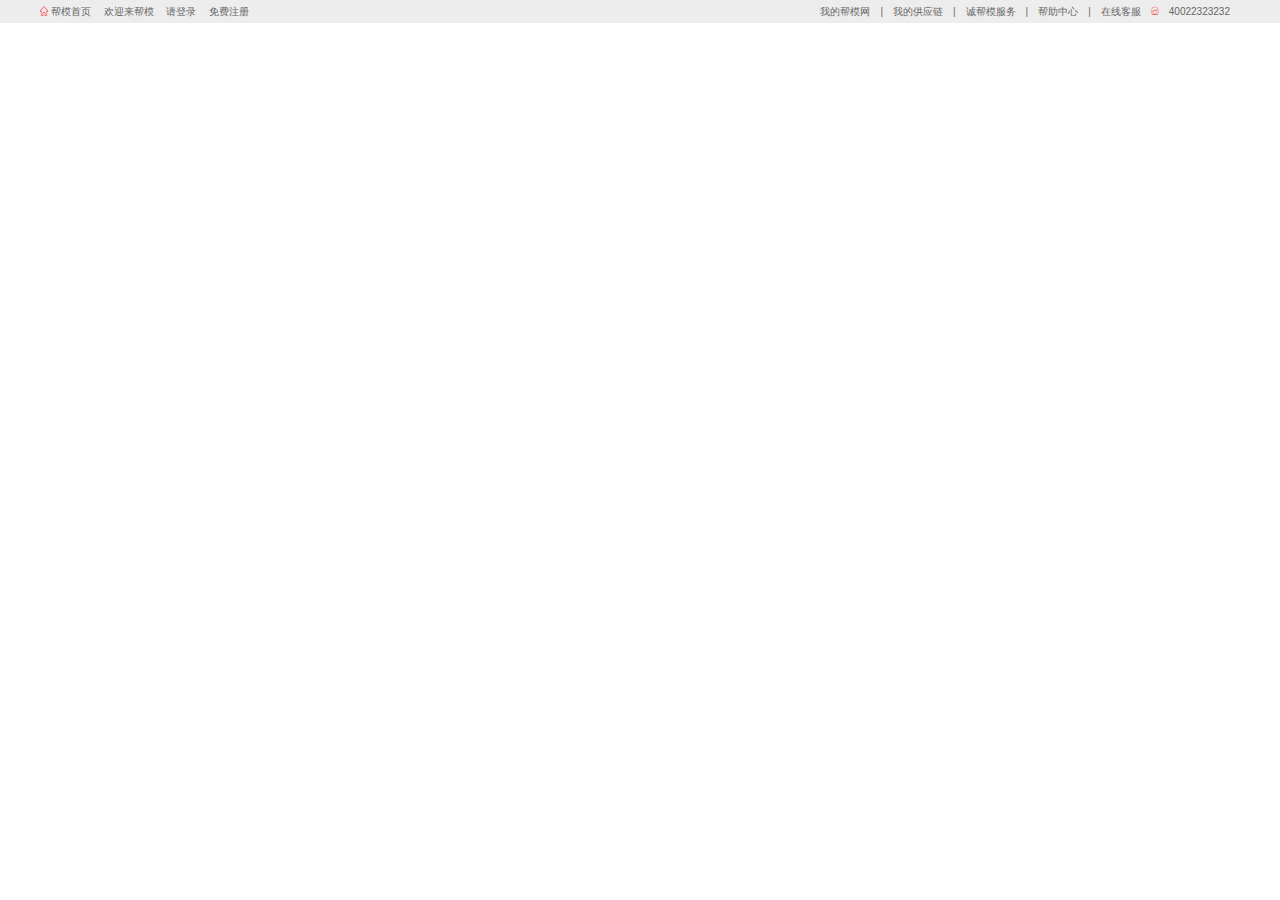
<file: web/bangmowang/widget/index_head.html>
<!DOCTYPE html>
<html>

	<head>
		<meta charset="UTF-8">
		<title></title>
		<script type="text/javascript" src="../js/jquery.min.js"></script>
		<link rel="stylesheet" href="../css/style1.css" />
		<link rel="stylesheet" href="../font/demo.css" />
		<link rel="stylesheet" href="../font/iconfont.css" />
	</head>

	<body>
		<div class="head">
			<div class="lc_head">

				<i class="icon iconfont icon-shouye mainColor font8"></i>
				<a href="#"><span class="lc_head_span gray_666 gray_666_hover">帮模首页</span></a>
				
				<a href="#"><span class="lc_head_span gray_666 gray_666_hover">欢迎来帮模</span></a>
				<a href="#"><span class="lc_head_span gray_666 gray_666_hover">请登录</span></a>
				<a href="#"><span class="lc_head_span gray_666 gray_666_hover">免费注册</span></a>
				
				<a href="#"><span class="lc_head_span_right gray_666 gray_666_hover">40022323232</span></a>
				<i class="lc_head_span_right icon iconfont icon-meirong-heicopy font8 mainColor"></i>
				
				<a href="#"><span class="lc_head_span_right gray_666 gray_666_hover">在线客服</span></a>
				<a href="#"><span class="lc_head_span_right gray_666">|</span></a>

				<a href="#"><span class="lc_head_span_right gray_666 gray_666_hover">帮助中心</span></a>
				<a href="#"><span class="lc_head_span_right gray_666">|</span></a>

				<a href="#"><span class="lc_head_span_right gray_666 gray_666_hover">诚帮模服务</span></a>
				<a href="#"><span class="lc_head_span_right gray_666">|</span></a>

				<a href="#"><span class="lc_head_span_right gray_666 gray_666_hover">我的供应链</span></a>
				<a href="#"><span class="lc_head_span_right gray_666">|</span></a>
				
				<a href="#"><span class="lc_head_span_right gray_666 gray_666_hover">我的帮模网</span></a>
				

			</div>
		</div>

	</body>

</html>
</file>
<file: web/bangmowang/css/style.css>
/*body*/

* {
	padding: 0px;
	margin: 0px;
}

a {
	color: #333333;
}


/*lishuo写的修改的css*/


/*公共样式*/

.mainColor {
	color: #fe0000;
}

input {
	outline: none;
}

.gray_ccc {
	color: #CCCCCC;
}

.black {
	color: #333333;
}

.gray_666 {
	color: #666666;
}

.gray_666_hover:hover {
	color: #141414;
}

.gray_999 {
	color: #999999;
}

.font8 {
	font-size: 8px;
}

.font9 {
	font-size: 9px;
}

.font10 {
	font-size: 10px;
}

.font11 {
	font-size: 11px;
}

.font12 {
	font-size: 12px;
}

.font13 {
	font-size: 13px;
}

.font14 {
	font-size: 14px;
}

.font15 {
	font-size: 15px;
}

.font16 {
	font-size: 16px;
}

.font17 {
	font-size: 17px;
}

.font18 {
	font-size: 18px;
}

.font19 {
	font-size: 19px;
}

.font20 {
	font-size: 20px;
}

.font21 {
	font-size: 21px;
}

.font22 {
	font-size: 22px;
}


/*head*/

body {
	text-align: center
}

.head {
	width: 100%;
	background-color: #ededed;
}

.foot {
	width: 100%;
}

.lc_head {
	margin: 0 auto;
	width: 1200px;
	min-width: 1200px;
	height: 23px;
	text-align: left;
	font-size: 10px;
	line-height: 23px;
}

.lc_head_span {
	margin-right: 10px;
}

.lc_head_span:nth-child(4) {
	margin-left: 20px;
}

.lc_head_span_right {
	float: right;
	margin-right: 10px;
}


/*index*/

iframe {
	border: none;
}

.foot_tag {
	margin: 0 auto;
	width: 1200px;
	min-width: 1200px;
	text-align: left;
	font-size: 10px;
	line-height: 23px;
	text-align: center;
	margin-top: 15px;
	overflow: hidden;
}

.foot_friend {
	margin: 0 auto;
	width: 1200px;
	min-width: 1200px;
	text-align: left;
	font-size: 10px;
	line-height: 23px;
	text-align: center;
	margin-top: 60px;
	overflow: hidden;
}

.foot_friend_left {
	width: 98%;
	margin-left: 2%;
}

.foot_banner {
	width: 100%;
	height: 120px;
	background-color: #ededed;
}

.foot_banner_content {
	margin: 0 auto;
	width: 1200px;
	min-width: 1200px;
	text-align: left;
	line-height: 120px;
}

.login_banner_content {
	margin: 0 auto;
	width: 1200px;
	min-width: 1200px;
	text-align: left;
}

.foot_banner_content_item {
	width: 20%;
	font-size: 18px;
	float: left;
	text-align: center;
}

.itemColor {
	color: #b82424;
	border: 2px solid #b82424;
	padding: 10px;
	border-radius: 27px;
	margin: 10px;
}

.lc_foot_item {
	width: 20%;
	color: #666666;
	line-height: 15px;
	font-size: 12px;
	float: left;
}

.foot_friend_left_item {
	color: #666666;
	line-height: 40px;
	font-size: 12px;
	float: left;
}

.foot_tips {
	clear: both;
	margin: 0 auto;
	width: 1200px;
	min-width: 1200px;
	text-align: left;
	font-size: 10px;
	line-height: 23px;
	text-align: center;
	margin-top: 40px;
}

.foot_tips_tab {
	margin: 0 auto;
	width: 1200px;
	min-width: 1200px;
	line-height: 120px;
}

.foot_tips_tab_item {
	width: 120px;
	height: 40px;
	font-size: 18px;
	text-align: center;
}
.foot_tips_tab img{
	width: 120px;
	
	
}

.foot_tips_tab img {
	border: 1px solid #000000;
}

.login_body {
	clear: both;
	margin: 0 auto;
	width: 1200px;
	min-width: 1200px;
	text-align: left;
	margin-top: 16px;
	margin-bottom: 16px;
}

.login_banner {
	width: 1200px;
	min-width: 1200px;
	background: url(../images/ad111.jpg) center 0 no-repeat;
	background-size: 100% 470px;
	position: relative;
	height: 470px;
	text-align: left;
	
}

.login_input {
	float: right;
	width: 315px;
	height: 315px;
	background-image: url(../img/img_back.png);
	padding: 30px;
	margin-top: 60px;
	margin-right: 50px;
}

.login_input_border {
	border: 1px solid #CCCCCC;
	margin-bottom: 5px;
	line-height: 30px;
}

.login_input p {
	margin-bottom: 35px;
	font-size: 17px;
}

.login_input_border input {
	background: none;
	border: none;
	color: #333333;
	width: 275px;
	height: 30px;
}

.login_input_border input:focus {
	border: none;
}

.login_font {
	font-size: 13px;
	margin-left: 5px;
	margin-right: 5px;
}

.check {
	margin-top: 15px;
	margin-bottom: 15px;
	margin-right: 5px;
}

.active_hand:hover {
	cursor: pointer
}

a:hover {
	cursor: pointer
}

.sub1 {
	width: 315px;
	background: #fe0000;
	border: none;
	color: #FFFFFF;
	padding: 5px 0px 5px;
}
.lc_foot_item{
	font-size: 13px;
	line-height: 20px;
	
}
.lc_foot_item p{
	color: #777777 !important;
}
.register_input {
	float: left;
	width: 550px;
	height: 311px;
	background: #FFFFFF;
	padding: 30px;
	margin-top: 15px;
}

.register_input_lable {
	font-size: 14px;
}

.register_input input {
	width: 222px;
	padding-left: 5px;
	padding-right: 5px;
	height: 28px;
	border: 1px solid #909090;
}

.register_input div {
	margin-bottom: 15px;
}

.register_input img {
	border: 1px solid #FFF0EE;
	vertical-align: middle;
	height: 28px;
	width: 83px;
	position: relative;
	margin-right: 5px;
	vertical-align: top;
}

.phonecode {
	border: 1px solid #FFF0EE;
	height: 28px;
	width: 83px;
	margin-right: 5px;
}

.sub {
	width: 235px;
	background: #fe0000;
	border: none;
	color: #FFFFFF;
	padding: 5px 0px 5px;
}

.register_banner_right {
	float: left;
	text-align: left;
	margin-top: 45px;
	margin-left: 40px;
}

.login_btn {
	height: 28px;
	width: 72px;
	color: #FFFFFF;
	background: #3b6892;
	border: none;
	margin-top: 20px;
}

.register_logo {
	height: 27px;
	width: 90px;
	vertical-align: middle
}

.register_logo1 {
	font-size: 15px;
	line-height: 20px;
	font-weight: 100;
}

.register_logo2 {
	font-size: 15px;
	line-height: 20px;
	font-weight: 100;
	color: #b3b3b3;
	font-size: 14px;
}

.register_banner_right1 {
	width: 270px;
	color: #9c9c9c;
	font-size: 9px;
}
.tips{
	display: none;
}
</file>
<file: web/bangmowang/font/iconfont.css>
@font-face {font-family: "iconfont";
  src: url('iconfont.eot?t=1482977538842'); /* IE9*/
  src: url('iconfont.eot?t=1482977538842#iefix') format('embedded-opentype'), /* IE6-IE8 */
  url('iconfont.woff?t=1482977538842') format('woff'), /* chrome, firefox */
  url('iconfont.ttf?t=1482977538842') format('truetype'), /* chrome, firefox, opera, Safari, Android, iOS 4.2+*/
  url('iconfont.svg?t=1482977538842#iconfont') format('svg'); /* iOS 4.1- */
}

.iconfont {
  font-family:"iconfont" !important;
  /*font-size:16px;*/
  font-style:normal;
  -webkit-font-smoothing: antialiased;
  -moz-osx-font-smoothing: grayscale;
}

.icon-dengdai:before { content: "\e626"; }

.icon-dianqi:before { content: "\e627"; }

.icon-dengdaizhifu:before { content: "\e628"; }

.icon-bianji:before { content: "\e629"; }

.icon-fenlei:before { content: "\e62a"; }

.icon-gengduo:before { content: "\e62b"; }

.icon-gouwuche-:before { content: "\e62c"; }

.icon-guanbi:before { content: "\e62d"; }

.icon-guanbi-:before { content: "\e62e"; }

.icon-gouwuche:before { content: "\e62f"; }

.icon-jia:before { content: "\e630"; }

.icon-huodong:before { content: "\e631"; }

.icon-jifen:before { content: "\e632"; }

.icon-haohuo:before { content: "\e633"; }

.icon-jiaoyichenggong:before { content: "\e634"; }

.icon-jiazai:before { content: "\e635"; }

.icon-jiaju:before { content: "\e636"; }

.icon-meirong-heicopy:before { content: "\e637"; }

.icon-jiaoyiguanbi:before { content: "\e638"; }

.icon-jingxuan:before { content: "\e639"; }

.icon-miaosha:before { content: "\e63a"; }

.icon-shenfenzheng:before { content: "\e63b"; }

.icon-shoujihao:before { content: "\e63c"; }

.icon-qingjie:before { content: "\e63d"; }

.icon-quanbudingdan:before { content: "\e63e"; }

.icon-shouye:before { content: "\e63f"; }

.icon-shengxian:before { content: "\e640"; }

.icon-tianjia:before { content: "\e641"; }

.icon-shuiguo:before { content: "\e642"; }

.icon-tishi:before { content: "\e643"; }

.icon-sousuo:before { content: "\e644"; }

.icon-wode:before { content: "\e645"; }

.icon-xinxing:before { content: "\e646"; }

.icon-tuiding:before { content: "\e647"; }

.icon-yiwen:before { content: "\e648"; }

.icon-yonghu:before { content: "\e649"; }

.icon-zhifubaozhifu:before { content: "\e64a"; }

.icon-zhifuchenggong:before { content: "\e64b"; }

.icon-zhifushibai:before { content: "\e64c"; }

.icon-zhuanxiangdijia:before { content: "\e64d"; }

.icon-weixuan:before { content: "\e64e"; }

.icon-qiamizhifu:before { content: "\e64f"; }

.icon-kuaijiezhifu:before { content: "\e650"; }

.icon-weixinzhifu:before { content: "\e651"; }
</file>
<file: web/bangmowang/css/shopIndex.css>
/*公共样式*/
*{
	margin: 0px;
	padding: 0px;
}
body{
	font-family: simhei;
}
ul li{
	list-style-type: none;
	float: left;
}
a{
	text-decoration: none;
}
.heard{
	width: 1200px;
	height: 58px;
	margin: 0 auto;
}
.heard_le{
	float: left;
}
.heard_le img{
	margin-top: 17px;
}
.heard_zh{
	float: left;
	margin-left: 100px;
	font-size: 12px;
	font-weight: 100;
	font-family: "黑体",Verdana;
}
.heard_zh li{
	margin-top: 17px;
}
.heard_sy{
	display: block;
	width: 60px;
	height: 24px;
	font-size: 15px;
	line-height: 24px;
	text-align: center;
	color: #000000;
}
.heard_st{
	color: #000000;
	display: block;
	width: 100px;
	font-size: 15px;
	height: 24px;
	line-height: 24px;
	text-align: center;
}
.heard_sh{
	color: #000000;
	display: block;
	width: 100px;
	height: 24px;
	font-size: 15px;
	line-height: 24px;
	text-align: center;
}
.heard_zh li a:hover{
	color:#f00;
	border-radius:4px;
	text-decoration: none;
}

.heard_ri{
	float: right;
}
.heard_right{
	margin-top: 17px;
	width: 80px;
	height: 22px;
	background-color: #ededed;
	font-size: 12px;
	line-height: 22px;
	text-align: center;
}
.heard_right img{
	position: relative;
	top: 3px;
	right: 5px;
}/*结尾*/
.shuff{
	width: 100%;
	height: 240px;
	background-color: #ae2825;
}
.shuff_zh{
	width: 1200px;
	margin: 0 auto;
}
.shuff_ff{
	float: left;
	width: 480px;
	height: 220px;
	margin-top: 20px;
	position: relative;
}
.shuff_le{
	float: left;
	width: 90px;
	height: 220px;
	background-color: #b2b2b2;
}
.shuff_t{
	height: 55px;
	line-height: 55px;
	text-align: left;
	font-size: 12px;
	border-bottom: 2px solid #9c9c9c;
	padding-left: 20px;
}
/*.shuff_s{
	background-color: #FFFFFF;
}*/
.shuff_t img{
	position: relative;
    right: 5px;
    top: 3px;
}
.shuff_t i{
	font-size: 12px
}
.shuff_ri{
	float: right;
	width: 390px;
	height: 220px;
	background-color: #FFFFFF;
    display: none;
}
.shuff_rit{
	float: right;
	width: 390px;
	height: 220px;
	background-color: #FFFFFF;
    display: none;
}
.shuff_ris{
	float: right;
	width: 390px;
	height: 220px;
	background-color: #FFFFFF;
    display: none;
}
.shuff_nr{
	width: 300px;
	height: 180px;
	margin:0 auto;
	font-size: 12px;
	margin-top: 30px;
	position: relative;
	font-family: simhei;
}
.shuff_nr li{
	float: none;
	height: 50px;
}
.shuff_kk{
	display: block;
	width: 85px;
	height: 23px;
	line-height: 23px;
	float: right;
	font-size: 14PX;
	text-align: center;
	color: #FFFFFF;
	background-color: #fe0002;
	position: relative;
	right: 10px;
	top:-142px;
	border-radius: 3px;
}
/*结尾*/
.mall{
	width: 1200px;
	height: 60px;
	margin: 0 auto;
	border-bottom: 3px solid #e2e2e2;
}
.mall_le{
	float: left;
	position: relative;
}
.mall_z{
	display: inline-block;
	font-size: 18px;
	margin-top: 30px;
	color: #000000;
	font-family: simhei;
}
.mall_y{
	display: inline-block;
	font-size: 12px;
	margin-left: 10px;
}
.mall_y img{
	position: relative;
    top: 3px;
    left: 2px;
}
.mall_ri{
	float: right;
	margin-top: 30px;
	margin-right: 27px;
	font-size: 12px;
	font-family: simhei;
}/*结尾*/
.picture{
	width: 1200px;
	height: 90px;
	margin: 0 auto;
	margin-top:20px ;
	padding-left: 1px;
	
}

.picture_s li{
	width: 148px;
	height:59px;
    border: 1px dashed #a1a1a1;
    
}
.picture_s li img{
	width: 100%;
	
}
.zolub{
	float: left;
	position: relative;
	overflow: hidden;
	top: -65px;
	
}
.yolub{
	float: right;
	position: relative;
	right: 5px;
	top: -65px;
}/*结尾*/
.search{
	width: 1200px;
	height: 350px;
	margin: 0 auto;
}
.search_z{
	
	width: 192px;
	height: 300px;
	float: left;
	clear: both;
}
.search_z li{
	display: block;
	height: 50px;
	width: 280px;
	border-bottom: 1px solid #A1A1A1;
}
.search_no{
	line-height: 50px;
}
.search_no i{
	margin-right: 6px;
}
.search_no{
	font-family: simhei;
	font-size: 14px;
}
.search_to{
	font-size: 12px;
}
.search_tole{
	float: left;
	width: 165px;
	margin-top:10px ;
	font-size: 12px;
}
.search_tori{
	float: right;
	height: 50px;
	line-height: 50px;
	color: red;
	font-size: 14px;
}
.search_tole span{
	margin-right: 5px;
}
.search_y{
	margin-top: 10px;
	width: 900px;
	height: 300px;
	float: right;
}
.search_ytoz{
	float: left;
}
.search_ytoz img{
	width: 240px;
	height: 82px
}
.search_ytoy{
	float: right;
	width: 650px;
	height: 82px;
	background-repeat: no-repeat;
	background: #CCCCCC;
	
}
.search_ytoy textarea{
	width: 500px;
	height: 50px;
	margin-top: 12px;
	margin-left: 30px;
	border: none;
	font-size: 10px;
	color: #A1A1A1;
	padding: 5px;
}
.search_ytoy button{
	width: 52px;
	height: 50px;
	margin-left: 10px;
	float: right;
	margin: 15px;
	border: none;
	background-image: url(../img/buttbj_03.jpg);
	background-repeat:no-repeat;
}
.search_yxx{
	clear: both;
}
.search_yxx img{
     width: 300px;
     height: 150px;	
}
.search_jiage{
	height: 30px;
	line-height: 30px;
}
.search_pan{
	font-size: 15px;
	color: #d67433;
	margin-left:20px;
}
.search_pant{
	font-size: 12px;
	float: right;
	text-align: right;
	margin-right: 28px;
	color: #878787;
}
.search_xinx{
	font-size: 12px;
	margin-left: 22px;
}
/*.search_to span{
	font-size: 12px;
	padding-top: 10px;
	margin-right: 5px;
}
.search_tosp{
	float: right;
    color: red;
    font-size: 15px;
    margin-top: 5px;
    margin-right: 5px;
}*/
.shing{
	width: 1200px;
	height: 66px;
	margin: 0 auto;
	border-bottom:3px solid #E2E2E2;
}
.shing2{
	width: 1200px;
	margin: 0 auto;
	border-bottom:3px solid #E2E2E2;
}
.shing_z{
	display: inline-block;
	margin-top: 30px;
	font-family:simhei ;
	font-size: 15px;

}
.shing_title{
	text-align: left;
}
.shing_y{
	display: inline-block;
	margin-top: 37px;
	font-size: 10px;
	color: #bbb8b8;
	position: relative;
}
.shing_y img{
    position: relative;
    top: 1px;
}
.demand{
	width: 1200px;
	height: 386px;
	margin: 0 auto;
	position: relative;
}
.demand2{
	width: 1200px;
	height: 386px;
	margin: 0 auto;
	position: relative;
}
.demand .imgs{
	position: relative;
	left: 12px;
	top: 20px;
}
.demand2 .imgs{
	position: relative;
	left: 12px;
	top: 20px;
}
.reles{
	width: 1200px;
	height: 114px;
	margin: 0 auto;
	background-color: #fe0000;
	text-align: center;
	line-height: 114px;
}
.reles span{
	font-size: 30px;
	color: #FFFFFF;
	font-family: simhei;
	
}
.demand_zj{
	width: 777px;
    height: 264px;
    margin: 0 auto;
    margin-top: 34px;
}
.demand_z{
	float: left;
}
.biank{
	width: 126px;
	height: 126px;
	border: 2px solid #a42d27;
}
.biank_t{
	width: 106px;
	height: 106px;
	margin: 0 auto;
	margin-top: 10px;
	border: 2px solid #a42d27;
}
.biank_t img{
	margin-top: 26px;
    margin-left: 4px;
}
.bianx{
	margin-top: 16px;
}
.demand_y{
	float: right;
}
.demand_zh img{
	margin-left: 60px;
    margin-top: 20px;
}
.exhibit{
	width: 1200px;
	height: 764px;
	margin: 0 auto;
}
.exhibit_z{
	width: 500px;
	height: 328px;
	border-bottom: 1px solid #999999;
	float: left;
	margin-left: 26px;
	margin-top: 58px;
}
.exhibit_y{
	width: 500px;
	height: 328px;
	border-bottom: 1px solid #999999;
	float: right;
	margin-right: 26px;
	margin-top: 58px;
}
.exhibit_xz{
	width: 500px;
	height: 328px;
	float: left;
	margin-left: 26px;
	margin-top: 58px;
}
.exhibit_xy{
	width: 500px;
	height: 328px;
	float: right;
	margin-right: 26px;
	margin-top: 58px;
}
.exhibit_tp img{
	width: 500px;
	height: 248px;
}
.exhibit_tp span{
	display: block;
    text-align: center;
    margin: 0 auto;
    width: 106px;
    height: 32px;
    line-height: 32px;
    margin-top: 22px;
    font-size: 12px;
    color: #bf1e23;
    border: 2px solid #bf1e23;
    font-family: simhei;
}/*结尾*/
.ment{
	width: 1200px;
	height: 310px;
	margin: 0 auto;
}
.ment_z{
	width: 550px;
	height: 228px;
	float: left;

}
.ment_z img{
	width: 550px;
	height: 228px;
}
.ment_zx button{
	width: 108px;
	height: 26px;
	position: relative;
	left: 153px;
	top:-53px;
	color: #fff;
    background: red;
    border: none;
    font-family: simhei;
}
.ment_yx button{
	width: 108px;
	height: 26px;
	position: relative;
	left: 153px;
	top:-55px;
	color: #fff;
    background: red;
    border: none;
    font-family: simhei;
}
.ment_zs{
	width: 550px;
	height: 27px;
	border-bottom: 2px solid #b2b2b2;
	font-family: simhei;
}
.ment_zs span{
	font-size: 15px;
	color: #313131;
}
.ment_zx{
	margin-top: 20px;
	position: relative;
}
.ment_y{
	width: 550px;
	height: 228px;
	float: right;
}
.ment_y img{
	width: 550px;
	height: 228px;
}
.ment_ys{
	width: 550px;
	height: 27px;
	border-bottom: 2px solid #b2b2b2;
	font-family: simhei;
}
.ment_ys span{
	font-size: 15px;
	color: #313131;
}
.ment_yx{
	margin-top: 20px;
}/*结尾*/
.informan{
	width: 1200px;
	height: 30px;
	line-height: 30px;
	border-bottom: 2px solid #b2b2b2;
	margin: 0 auto;
	font-family: simhei;
}
.informan span{
	float: left;
	font-size: 15px;
}
.infor{
	width: 1200px;
	height: 320px;
	margin: 0 auto;
	clear: both;
}
.infor_z{
	float: left;
	margin-top: 22px;
	width: 347px;
	height: 250px;
	position: relative;
}
.infor_z img{
	width: 347px;
	height: 250px;
}
.infor_y{
	float: right;
	width: 800px;
	height: 250px;
	margin-top: 2px;
	position: relative;
}
.infor_y img{
	width: 800px;
	height: 250px;
}
.infor_z button{
	width: 83px;
	height: 21px;
	position: relative;
	left: 27px;
	top:-45px;
	color: #fff;
    background: red;
    border: none;
    font-family: simhei;
}
.infor_y button{
	width: 83px;
	height: 21px;
	position: relative;
	left: 9px;
	top:32px;
	color: #fff;
    background: red;
    border: none;
    font-family: simhei;
}
.infor_xx button{
	width: 83px;
	height: 21px;
	color: #fff;
    background: red;
    border: none;
    margin-top: 37px;
    margin-right: 37px;
    float: right;
    font-family: simhei;
}
a:hover {
	
}
.nodecoration:hover{
	text-decoration: none;
	cursor: pointer
}
textarea{
	outline: none;
	resize: none;
}
</file>
<file: web/bangmowang/css/style1.css>
/*body*/

* {
	padding: 0px;
	margin: 0px;
}

a {
	color: #333333;
}


/*lishuo写的修改的css*/


/*公共样式*/

.mainColor {
	color: #fe0000;
}

input {
	outline: none;
}

.gray_ccc {
	color: #CCCCCC;
}

.black {
	color: #333333;
}

.gray_666 {
	color: #666666;
}

.gray_666_hover:hover {
	color: #141414;
}

.gray_999 {
	color: #999999;
}

.font8 {
	font-size: 8px;
}

.font9 {
	font-size: 9px;
}

.font10 {
	font-size: 10px;
}

.font11 {
	font-size: 11px;
}

.font12 {
	font-size: 12px;
}

.font13 {
	font-size: 13px;
}

.font14 {
	font-size: 14px;
}

.font15 {
	font-size: 15px;
}

.font16 {
	font-size: 16px;
}

.font17 {
	font-size: 17px;
}

.font18 {
	font-size: 18px;
}

.font19 {
	font-size: 19px;
}

.font20 {
	font-size: 20px;
}

.font21 {
	font-size: 21px;
}

.font22 {
	font-size: 22px;
}


/*head*/

body {
	text-align: center
}

.head {
	width: 100%;
	background-color: #ededed;
}

.foot {
	width: 100%;
}

.lc_head {
	margin: 0 auto;
	width: 1200px;
	min-width: 1200px;
	height: 23px;
	text-align: left;
	font-size: 10px;
	line-height: 23px;
}

.lc_head_span {
	margin-right: 10px;
}

.lc_head_span:nth-child(4) {
	margin-left: 20px;
}

.lc_head_span_right {
	float: right;
	margin-right: 10px;
}

.foot {
	width: 100%;
}




/*index*/

iframe {
	border: none;
}

.foot_tag {
	margin: 0 auto;
	width: 1200px;
	min-width: 1200px;
	text-align: left;
	font-size: 10px;
	line-height: 23px;
	text-align: center;
	margin-top: 15px;
	overflow: hidden;
}

.foot_friend {
	margin: 0 auto;
	width: 1200px;
	min-width: 1200px;
	text-align: left;
	font-size: 10px;
	line-height: 23px;
	text-align: center;
	margin-top: 60px;
	overflow: hidden;
}

.foot_friend_left {
	width: 98%;
	margin-left: 2%;
}

.foot_banner {
	width: 100%;
	height: 120px;
	background-color: #ededed;
}

.foot_banner_content {
	margin: 0 auto;
	width: 1200px;
	min-width: 1200px;
	text-align: left;
	line-height: 120px;
}

.login_banner_content {
	margin: 0 auto;
	width: 1200px;
	min-width: 1200px;
	text-align: left;
}

.foot_banner_content_item {
	width: 25%;
	font-size: 18px;
	float: left;
	text-align: center;
}

.itemColor {
	color: #b82424;
	border: 2px solid #b82424;
	padding: 10px;
	border-radius: 27px;
	margin: 10px;
}

.lc_foot_item {
	width: 20%;
	color: #666666;
	line-height: 15px;
	font-size: 12px;
	float: left;
}

.foot_friend_left_item {
	color: #666666;
	line-height: 40px;
	font-size: 12px;
	float: left;
}

.foot_tips {
	clear: both;
	margin: 0 auto;
	width: 1200px;
	min-width: 1200px;
	text-align: left;
	font-size: 10px;
	line-height: 23px;
	text-align: center;
	margin-top: 40px;
}

.foot_tips_tab {
	margin: 0 auto;
	width: 1200px;
	min-width: 1200px;
	line-height: 120px;
}

.foot_tips_tab_item {
	width: 120px;
	height: 40px;
	font-size: 18px;
	text-align: center;
}

.foot_tips_tab img {
	border: 1px solid #000000;
}
</file>
<file: web/bangmowang/font/demo.css>
*{margin: 0;padding: 0;list-style: none;}
/*
KISSY CSS Reset
理念：1. reset 的目的不是清除浏览器的默认样式，这仅是部分工作。清除和重置是紧密不可分的。
2. reset 的目的不是让默认样式在所有浏览器下一致，而是减少默认样式有可能带来的问题。
3. reset 期望提供一套普适通用的基础样式。但没有银弹，推荐根据具体需求，裁剪和修改后再使用。
特色：1. 适应中文；2. 基于最新主流浏览器。
维护：玉伯<lifesinger@gmail.com>, 正淳<ragecarrier@gmail.com>
 */

/** 清除内外边距 **/
body, h1, h2, h3, h4, h5, h6, hr, p, blockquote, /* structural elements 结构元素 */
dl, dt, dd, ul, ol, li, /* list elements 列表元素 */
pre, /* text formatting elements 文本格式元素 */
form, fieldset, legend, button, input, textarea, /* form elements 表单元素 */
th, td /* table elements 表格元素 */ {
  margin: 0;
  padding: 0;
}

/** 设置默认字体 **/
body,
button, input, select, textarea /* for ie */ {
  font: 12px/1.5 tahoma, arial, \5b8b\4f53, sans-serif;
}
h1, h2, h3, h4, h5, h6 { font-size: 100%; }
address, cite, dfn, em, var { font-style: normal; } /* 将斜体扶正 */
code, kbd, pre, samp { font-family: courier new, courier, monospace; } /* 统一等宽字体 */
small { font-size: 12px; } /* 小于 12px 的中文很难阅读，让 small 正常化 */

/** 重置列表元素 **/
ul, ol { list-style: none; }

/** 重置文本格式元素 **/
a { text-decoration: none; }
a:hover { text-decoration: underline; }


/** 重置表单元素 **/
legend { color: #000; } /* for ie6 */
fieldset, img { border: 0; } /* img 搭车：让链接里的 img 无边框 */
button, input, select, textarea { font-size: 100%; } /* 使得表单元素在 ie 下能继承字体大小 */
/* 注：optgroup 无法扶正 */

/** 重置表格元素 **/
table { border-collapse: collapse; border-spacing: 0; }

/* 清除浮动 */
.ks-clear:after, .clear:after {
  content: '\20';
  display: block;
  height: 0;
  clear: both;
}
.ks-clear, .clear {
  *zoom: 1;
}

.main {
  padding: 30px 100px;
width: 960px;
margin: 0 auto;
}
.main h1{font-size:36px; color:#333; text-align:left;margin-bottom:30px; border-bottom: 1px solid #eee;}

.helps{margin-top:40px;}
.helps pre{
  padding:20px;
  margin:10px 0;
  border:solid 1px #e7e1cd;
  background-color: #fffdef;
  overflow: auto;
}

.icon_lists{
  width: 100% !important;

}

.icon_lists li{
  float:left;
  width: 100px;
  height:180px;
  text-align: center;
  list-style: none !important;
}
.icon_lists .icon{
  font-size: 42px;
  line-height: 100px;
  margin: 10px 0;
  color:#333;
  -webkit-transition: font-size 0.25s ease-out 0s;
  -moz-transition: font-size 0.25s ease-out 0s;
  transition: font-size 0.25s ease-out 0s;

}
.icon_lists .icon:hover{
  font-size: 100px;
}



.markdown {
  color: #666;
  font-size: 14px;
  line-height: 1.8;
}

.highlight {
  line-height: 1.5;
}

.markdown img {
  vertical-align: middle;
  max-width: 100%;
}

.markdown h1 {
  color: #404040;
  font-weight: 500;
  line-height: 40px;
  margin-bottom: 24px;
}

.markdown h2,
.markdown h3,
.markdown h4,
.markdown h5,
.markdown h6 {
  color: #404040;
  margin: 1.6em 0 0.6em 0;
  font-weight: 500;
  clear: both;
}

.markdown h1 {
  font-size: 28px;
}

.markdown h2 {
  font-size: 22px;
}

.markdown h3 {
  font-size: 16px;
}

.markdown h4 {
  font-size: 14px;
}

.markdown h5 {
  font-size: 12px;
}

.markdown h6 {
  font-size: 12px;
}

.markdown hr {
  height: 1px;
  border: 0;
  background: #e9e9e9;
  margin: 16px 0;
  clear: both;
}

.markdown p,
.markdown pre {
  margin: 1em 0;
}

.markdown > p,
.markdown > blockquote,
.markdown > .highlight,
.markdown > ol,
.markdown > ul {
  width: 80%;
}

.markdown ul > li {
  list-style: circle;
}

.markdown > ul li,
.markdown blockquote ul > li {
  margin-left: 20px;
  padding-left: 4px;
}

.markdown > ul li p,
.markdown > ol li p {
  margin: 0.6em 0;
}

.markdown ol > li {
  list-style: decimal;
}

.markdown > ol li,
.markdown blockquote ol > li {
  margin-left: 20px;
  padding-left: 4px;
}

.markdown code {
  margin: 0 3px;
  padding: 0 5px;
  background: #eee;
  border-radius: 3px;
}

.markdown pre {
  border-radius: 6px;
  background: #f7f7f7;
  padding: 20px;
}

.markdown pre code {
  border: none;
  background: #f7f7f7;
  margin: 0;
}

.markdown strong,
.markdown b {
  font-weight: 600;
}

.markdown > table {
  border-collapse: collapse;
  border-spacing: 0px;
  empty-cells: show;
  border: 1px solid #e9e9e9;
  width: 95%;
  margin-bottom: 24px;
}

.markdown > table th {
  white-space: nowrap;
  color: #333;
  font-weight: 600;

}

.markdown > table th,
.markdown > table td {
  border: 1px solid #e9e9e9;
  padding: 8px 16px;
  text-align: left;
}

.markdown > table th {
  background: #F7F7F7;
}

.markdown blockquote {
  font-size: 90%;
  color: #999;
  border-left: 4px solid #e9e9e9;
  padding-left: 0.8em;
  margin: 1em 0;
  font-style: italic;
}

.markdown blockquote p {
  margin: 0;
}

.markdown .anchor {
  opacity: 0;
  transition: opacity 0.3s ease;
  margin-left: 8px;
}

.markdown .waiting {
  color: #ccc;
}

.markdown h1:hover .anchor,
.markdown h2:hover .anchor,
.markdown h3:hover .anchor,
.markdown h4:hover .anchor,
.markdown h5:hover .anchor,
.markdown h6:hover .anchor {
  opacity: 1;
  display: inline-block;
}

.markdown > br,
.markdown > p > br {
  clear: both;
}


.hljs {
  display: block;
  background: white;
  padding: 0.5em;
  color: #333333;
  overflow-x: auto;
}

.hljs-comment,
.hljs-meta {
  color: #969896;
}

.hljs-string,
.hljs-variable,
.hljs-template-variable,
.hljs-strong,
.hljs-emphasis,
.hljs-quote {
  color: #df5000;
}

.hljs-keyword,
.hljs-selector-tag,
.hljs-type {
  color: #a71d5d;
}

.hljs-literal,
.hljs-symbol,
.hljs-bullet,
.hljs-attribute {
  color: #0086b3;
}

.hljs-section,
.hljs-name {
  color: #63a35c;
}

.hljs-tag {
  color: #333333;
}

.hljs-title,
.hljs-attr,
.hljs-selector-id,
.hljs-selector-class,
.hljs-selector-attr,
.hljs-selector-pseudo {
  color: #795da3;
}

.hljs-addition {
  color: #55a532;
  background-color: #eaffea;
}

.hljs-deletion {
  color: #bd2c00;
  background-color: #ffecec;
}

.hljs-link {
  text-decoration: underline;
}

pre{
  background: #fff;
}
</file>
